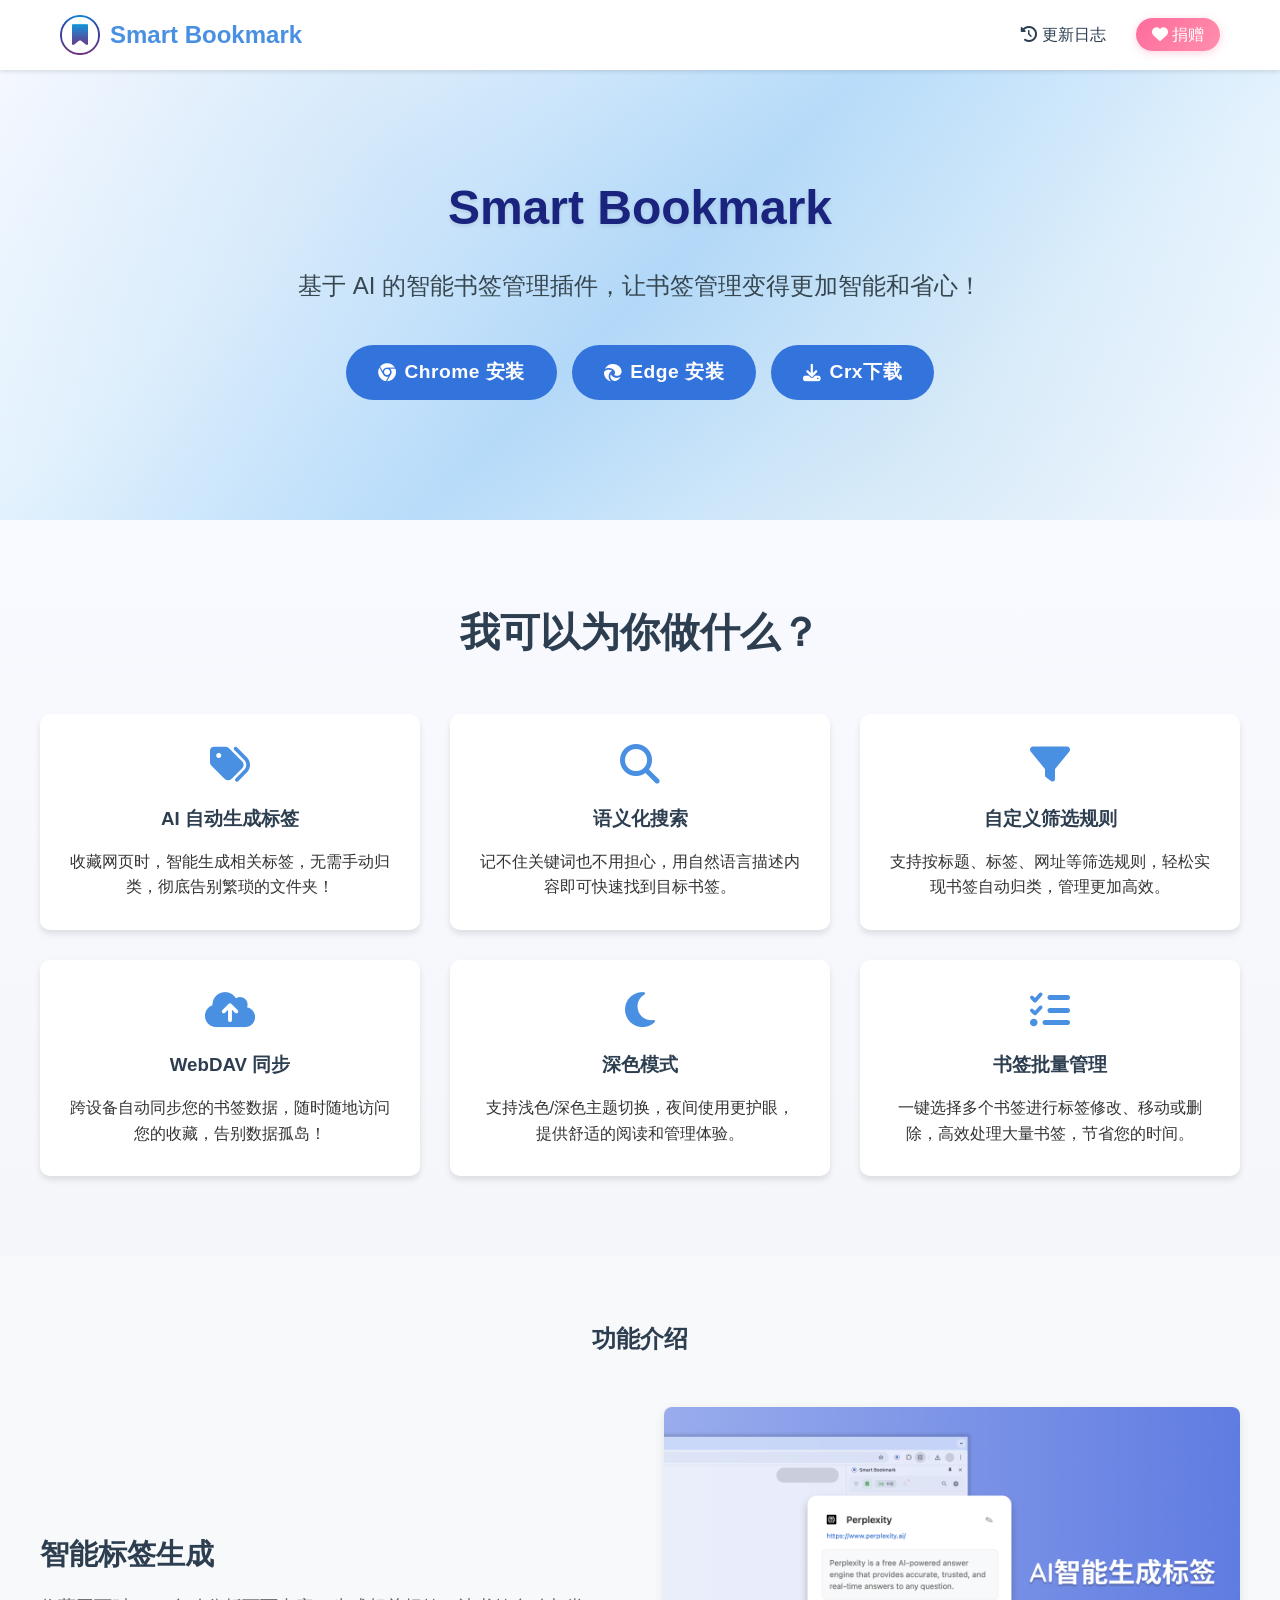
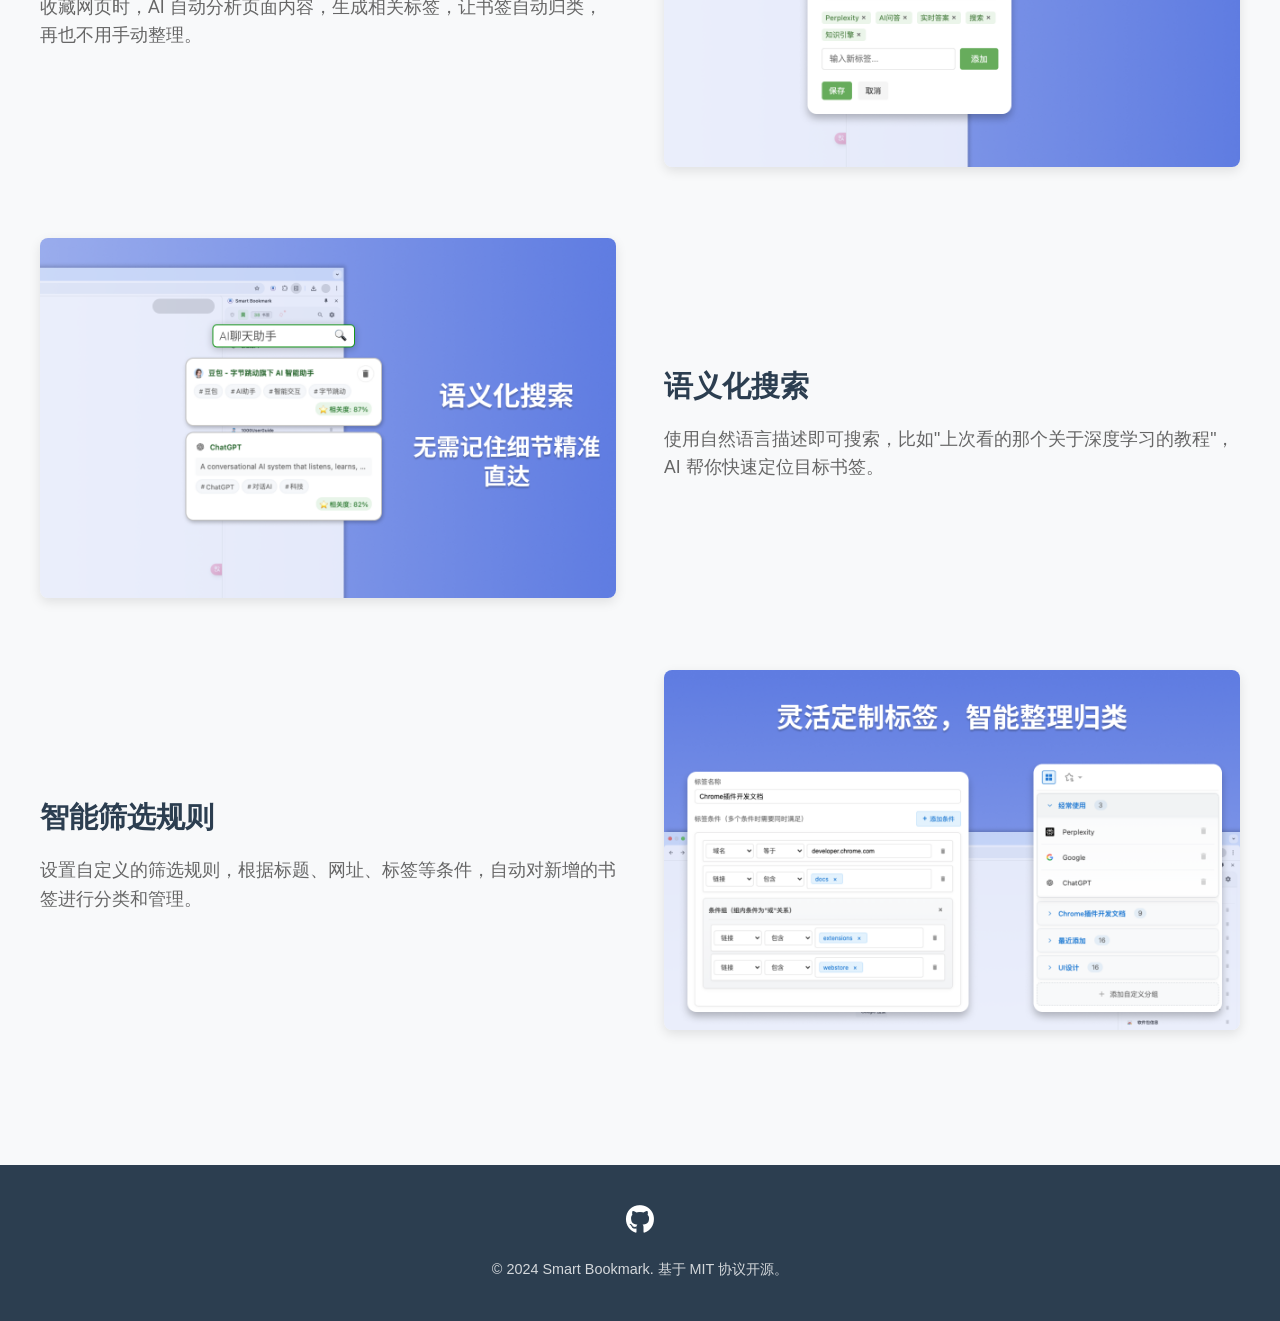
<file: index.html>
<!DOCTYPE html>
<html lang="zh-CN">
<head>
    <meta charset="UTF-8">
    <meta name="viewport" content="width=device-width, initial-scale=1.0">
    <link rel="icon" href="./static/favicon/favicon.ico" type="image/x-icon">
    <title>Smart Bookmark</title>
    <link rel="stylesheet" href="https://cdn.bootcdn.net/ajax/libs/font-awesome/6.6.0/css/all.min.css">
    <link rel="stylesheet" href="./static/css/home.css?v=1.0.0">
</head>
<body>
    <header class="header">
        <nav class="nav-container">
            <div class="logo">
                <img src="./static/images/logo.png" alt="Smart Bookmark Logo">
                <span>Smart Bookmark</span>
            </div>
            <ul class="nav-links">
                <li><a href="./changelog.html">
                    <i class="fas fa-history"></i> 更新日志
                </a></li>
                <li><a href="./donate.html" class="nav-donate">
                    <i class="fas fa-heart"></i> 捐赠
                </a></li>
            </ul>
        </nav>
    </header>

    <main>
        <section class="hero">
            <div class="hero-content">
                <h1>Smart Bookmark</h1>
                <p class="subtitle">基于 AI 的智能书签管理插件，让书签管理变得更加智能和省心！</p>
                <div class="download-buttons">
                    <a href="https://chromewebstore.google.com/detail/smart-bookmark/nlboajobccgidfcdoedphgfaklelifoa" class="cta-button chrome-button" target="_blank">
                        <i class="fab fa-chrome"></i> Chrome 安装
                    </a>
                    <a href="https://microsoftedge.microsoft.com/addons/detail/smart-bookmark/dohicooegjedllghbfapbmbhjopnkbad" class="cta-button edge-button" target="_blank">
                        <i class="fab fa-edge"></i> Edge 安装
                    </a>
                    <a href="https://www.crxsoso.com/webstore/detail/nlboajobccgidfcdoedphgfaklelifoa" class="cta-button third-party-button" target="_blank">
                        <i class="fas fa-download"></i> Crx下载
                    </a>
                </div>
            </div>
        </section>

        <section id="features" class="features">
            <h2>我可以为你做什么？</h2>
            <div class="features-grid">
                <div class="feature-card">
                    <i class="fas fa-tags"></i>
                    <h3>AI 自动生成标签</h3>
                    <p>收藏网页时，智能生成相关标签，无需手动归类，彻底告别繁琐的文件夹！</p>
                </div>
                <div class="feature-card">
                    <i class="fas fa-search"></i>
                    <h3>语义化搜索</h3>
                    <p>记不住关键词也不用担心，用自然语言描述内容即可快速找到目标书签。</p>
                </div>
                <div class="feature-card">
                    <i class="fas fa-filter"></i>
                    <h3>自定义筛选规则</h3>
                    <p>支持按标题、标签、网址等筛选规则，轻松实现书签自动归类，管理更加高效。</p>
                </div>
                <div class="feature-card">
                    <i class="fas fa-cloud-upload-alt"></i>
                    <h3>WebDAV 同步</h3>
                    <p>跨设备自动同步您的书签数据，随时随地访问您的收藏，告别数据孤岛！</p>
                </div>
                <div class="feature-card">
                    <i class="fas fa-moon"></i>
                    <h3>深色模式</h3>
                    <p>支持浅色/深色主题切换，夜间使用更护眼，提供舒适的阅读和管理体验。</p>
                </div>
                <div class="feature-card">
                    <i class="fas fa-tasks"></i>
                    <h3>书签批量管理</h3>
                    <p>一键选择多个书签进行标签修改、移动或删除，高效处理大量书签，节省您的时间。</p>
                </div>
            </div>
        </section>

        <section id="guide" class="guide">
            <h2>功能介绍</h2>
            <div class="guide-content">
                <div class="feature-intro">
                    <div class="feature-item">
                        <div class="feature-text">
                            <h3>智能标签生成</h3>
                            <p>收藏网页时，AI 自动分析页面内容，生成相关标签，让书签自动归类，再也不用手动整理。</p>
                        </div>
                        <div class="feature-image">
                            <img src="./static/images/guide-taging.png" alt="AI标签生成演示">
                        </div>
                    </div>
                    
                    <div class="feature-item reverse">
                        <div class="feature-text">
                            <h3>语义化搜索</h3>
                            <p>使用自然语言描述即可搜索，比如"上次看的那个关于深度学习的教程"，AI 帮你快速定位目标书签。</p>
                        </div>
                        <div class="feature-image">
                            <img src="./static/images/guide-search.png" alt="语义化搜索演示">
                        </div>
                    </div>

                    <div class="feature-item">
                        <div class="feature-text">
                            <h3>智能筛选规则</h3>
                            <p>设置自定义的筛选规则，根据标题、网址、标签等条件，自动对新增的书签进行分类和管理。</p>
                        </div>
                        <div class="feature-image">
                            <img src="./static/images/guide-filter.png" alt="筛选规则演示">
                        </div>
                    </div>
                </div>
            </div>
        </section>
    </main>

    <footer class="footer">
        <div class="footer-content">
            <div class="footer-links">
                <a href="https://github.com/howoii/SmartBookmark" target="_blank">
                    <i class="fab fa-github"></i>
                </a>
            </div>
            <p class="copyright">© 2024 Smart Bookmark. 基于 MIT 协议开源。</p>
        </div>
    </footer>
</body>
</html>
</file>
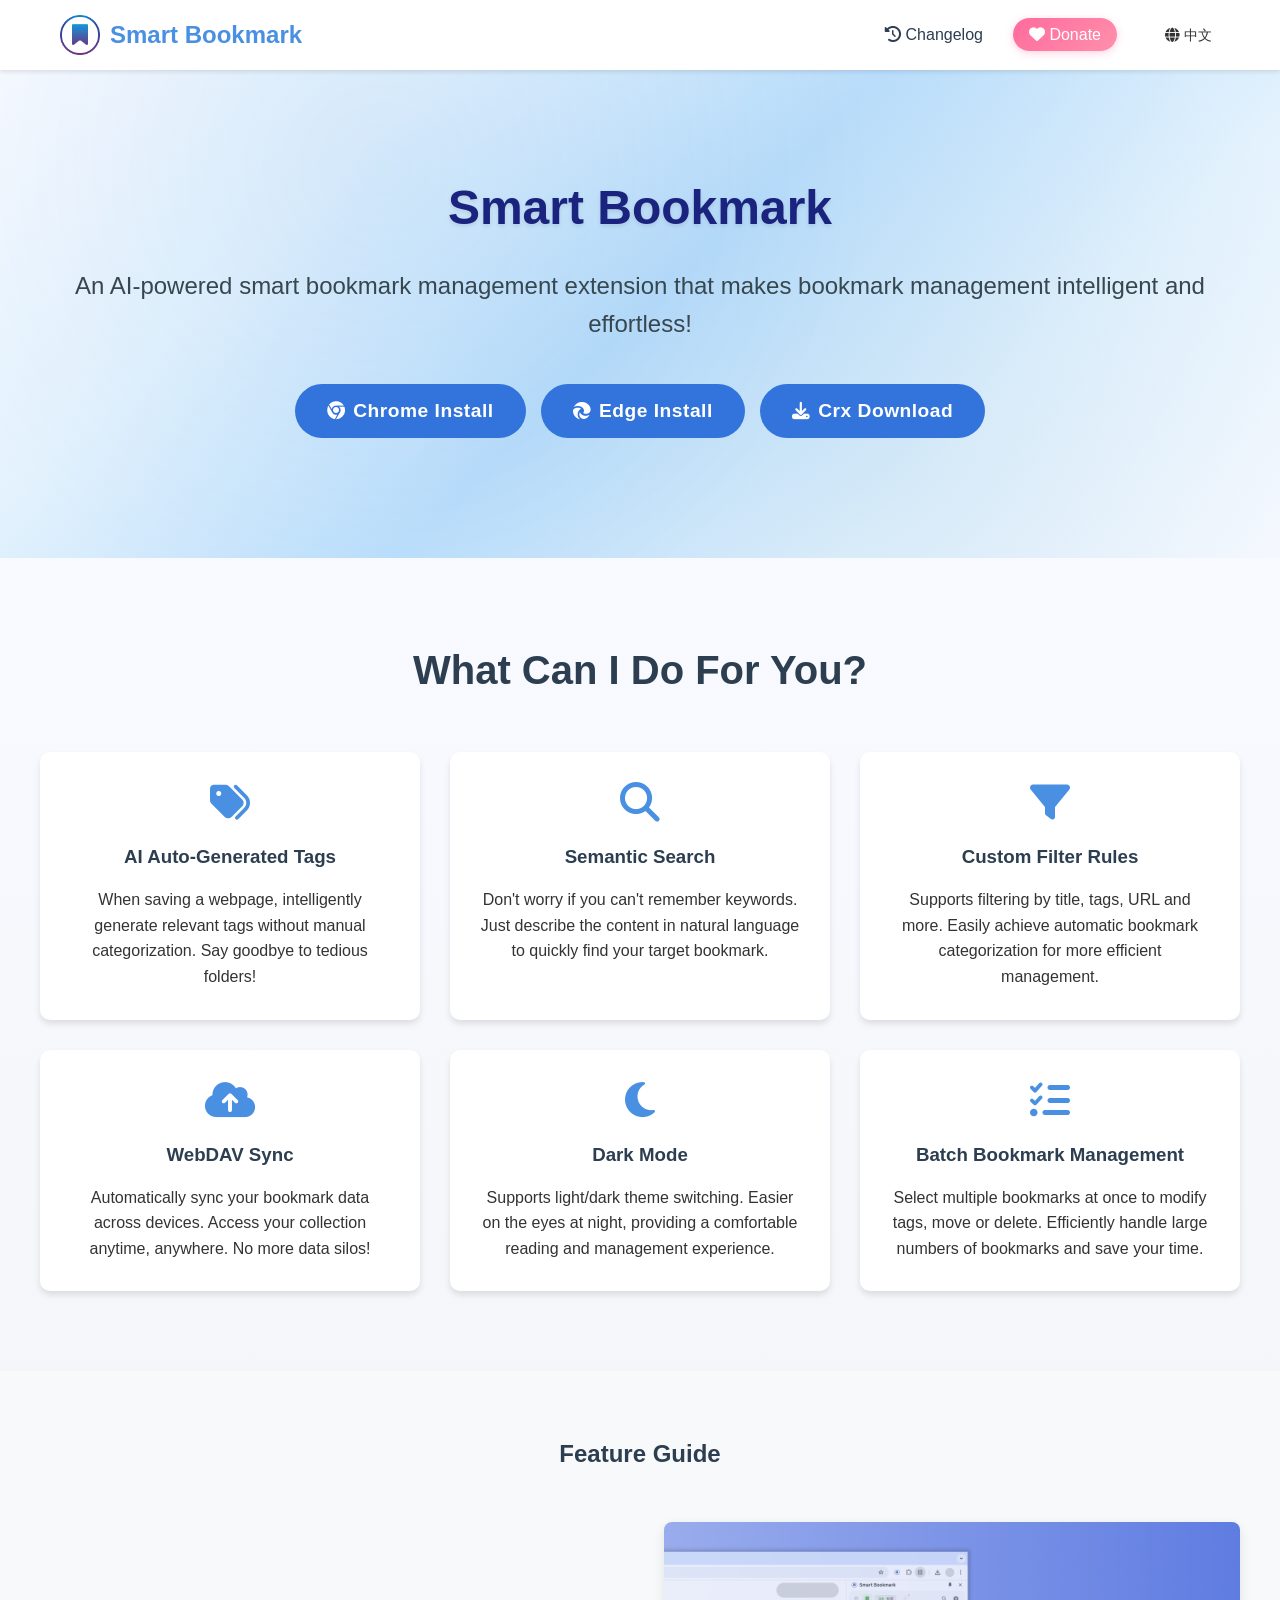
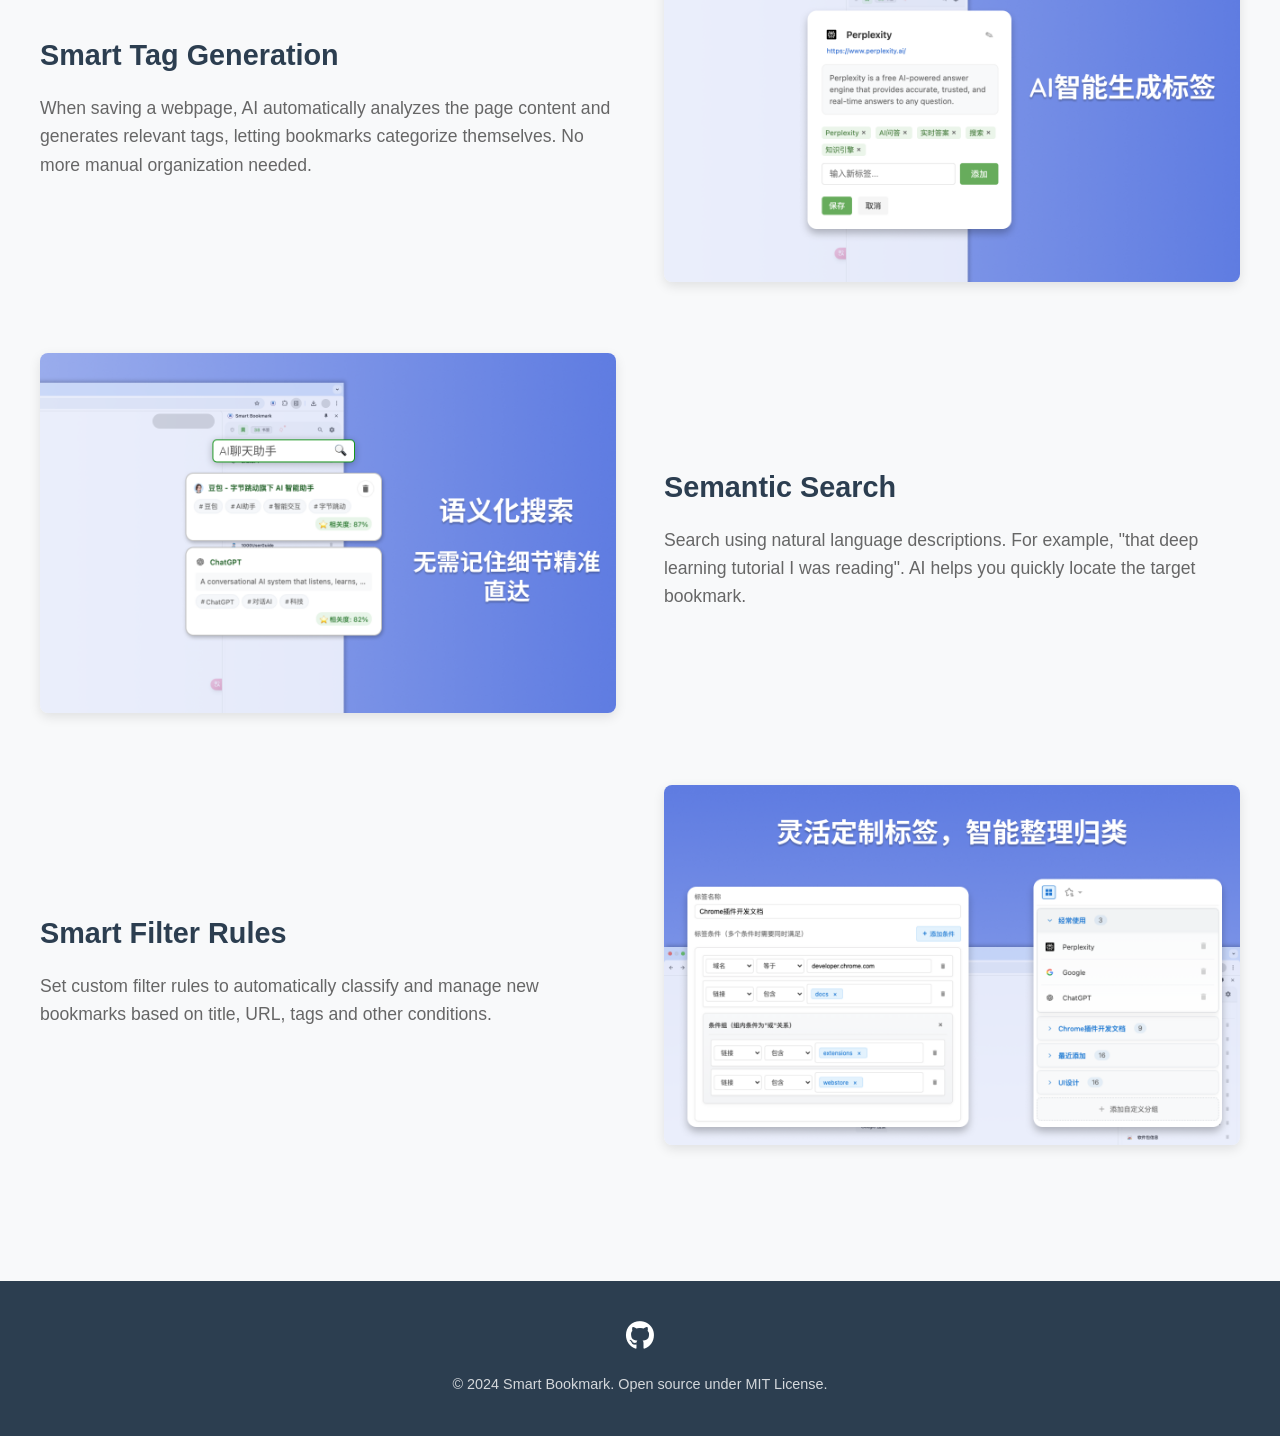
<file: en/index.html>
<!DOCTYPE html>
<html lang="en">
<head>
    <meta charset="UTF-8">
    <meta name="viewport" content="width=device-width, initial-scale=1.0">
    <link rel="icon" href="../static/favicon/favicon.ico" type="image/x-icon">
    <title>Smart Bookmark</title>
    <link rel="stylesheet" href="https://cdn.bootcdn.net/ajax/libs/font-awesome/6.6.0/css/all.min.css">
    <link rel="stylesheet" href="../static/css/home.css?v=1.0.0">
</head>
<body>
    <header class="header">
        <nav class="nav-container">
            <div class="logo">
                <img src="../static/images/logo.png" alt="Smart Bookmark Logo">
                <span>Smart Bookmark</span>
            </div>
            <ul class="nav-links">
                <li><a href="./changelog.html">
                    <i class="fas fa-history"></i> Changelog
                </a></li>
                <li><a href="./donate.html" class="nav-donate">
                    <i class="fas fa-heart"></i> Donate
                </a></li>
                <li class="lang-switch">
                    <a href="../index.html" title="中文">
                        <i class="fas fa-globe"></i> 中文
                    </a>
                </li>
            </ul>
        </nav>
    </header>

    <main>
        <section class="hero">
            <div class="hero-content">
                <h1>Smart Bookmark</h1>
                <p class="subtitle">An AI-powered smart bookmark management extension that makes bookmark management intelligent and effortless!</p>
                <div class="download-buttons">
                    <a href="https://chromewebstore.google.com/detail/smart-bookmark/nlboajobccgidfcdoedphgfaklelifoa" class="cta-button chrome-button" target="_blank">
                        <i class="fab fa-chrome"></i> Chrome Install
                    </a>
                    <a href="https://microsoftedge.microsoft.com/addons/detail/smart-bookmark/dohicooegjedllghbfapbmbhjopnkbad" class="cta-button edge-button" target="_blank">
                        <i class="fab fa-edge"></i> Edge Install
                    </a>
                    <a href="https://www.crxsoso.com/webstore/detail/nlboajobccgidfcdoedphgfaklelifoa" class="cta-button third-party-button" target="_blank">
                        <i class="fas fa-download"></i> Crx Download
                    </a>
                </div>
            </div>
        </section>

        <section id="features" class="features">
            <h2>What Can I Do For You?</h2>
            <div class="features-grid">
                <div class="feature-card">
                    <i class="fas fa-tags"></i>
                    <h3>AI Auto-Generated Tags</h3>
                    <p>When saving a webpage, intelligently generate relevant tags without manual categorization. Say goodbye to tedious folders!</p>
                </div>
                <div class="feature-card">
                    <i class="fas fa-search"></i>
                    <h3>Semantic Search</h3>
                    <p>Don't worry if you can't remember keywords. Just describe the content in natural language to quickly find your target bookmark.</p>
                </div>
                <div class="feature-card">
                    <i class="fas fa-filter"></i>
                    <h3>Custom Filter Rules</h3>
                    <p>Supports filtering by title, tags, URL and more. Easily achieve automatic bookmark categorization for more efficient management.</p>
                </div>
                <div class="feature-card">
                    <i class="fas fa-cloud-upload-alt"></i>
                    <h3>WebDAV Sync</h3>
                    <p>Automatically sync your bookmark data across devices. Access your collection anytime, anywhere. No more data silos!</p>
                </div>
                <div class="feature-card">
                    <i class="fas fa-moon"></i>
                    <h3>Dark Mode</h3>
                    <p>Supports light/dark theme switching. Easier on the eyes at night, providing a comfortable reading and management experience.</p>
                </div>
                <div class="feature-card">
                    <i class="fas fa-tasks"></i>
                    <h3>Batch Bookmark Management</h3>
                    <p>Select multiple bookmarks at once to modify tags, move or delete. Efficiently handle large numbers of bookmarks and save your time.</p>
                </div>
            </div>
        </section>

        <section id="guide" class="guide">
            <h2>Feature Guide</h2>
            <div class="guide-content">
                <div class="feature-intro">
                    <div class="feature-item">
                        <div class="feature-text">
                            <h3>Smart Tag Generation</h3>
                            <p>When saving a webpage, AI automatically analyzes the page content and generates relevant tags, letting bookmarks categorize themselves. No more manual organization needed.</p>
                        </div>
                        <div class="feature-image">
                            <img src="../static/images/guide-taging.png" alt="AI Tag Generation Demo">
                        </div>
                    </div>
                    
                    <div class="feature-item reverse">
                        <div class="feature-text">
                            <h3>Semantic Search</h3>
                            <p>Search using natural language descriptions. For example, "that deep learning tutorial I was reading". AI helps you quickly locate the target bookmark.</p>
                        </div>
                        <div class="feature-image">
                            <img src="../static/images/guide-search.png" alt="Semantic Search Demo">
                        </div>
                    </div>

                    <div class="feature-item">
                        <div class="feature-text">
                            <h3>Smart Filter Rules</h3>
                            <p>Set custom filter rules to automatically classify and manage new bookmarks based on title, URL, tags and other conditions.</p>
                        </div>
                        <div class="feature-image">
                            <img src="../static/images/guide-filter.png" alt="Filter Rules Demo">
                        </div>
                    </div>
                </div>
            </div>
        </section>
    </main>

    <footer class="footer">
        <div class="footer-content">
            <div class="footer-links">
                <a href="https://github.com/howoii/SmartBookmark" target="_blank">
                    <i class="fab fa-github"></i>
                </a>
            </div>
            <p class="copyright">© 2024 Smart Bookmark. Open source under MIT License.</p>
        </div>
    </footer>
</body>
</html>
</file>
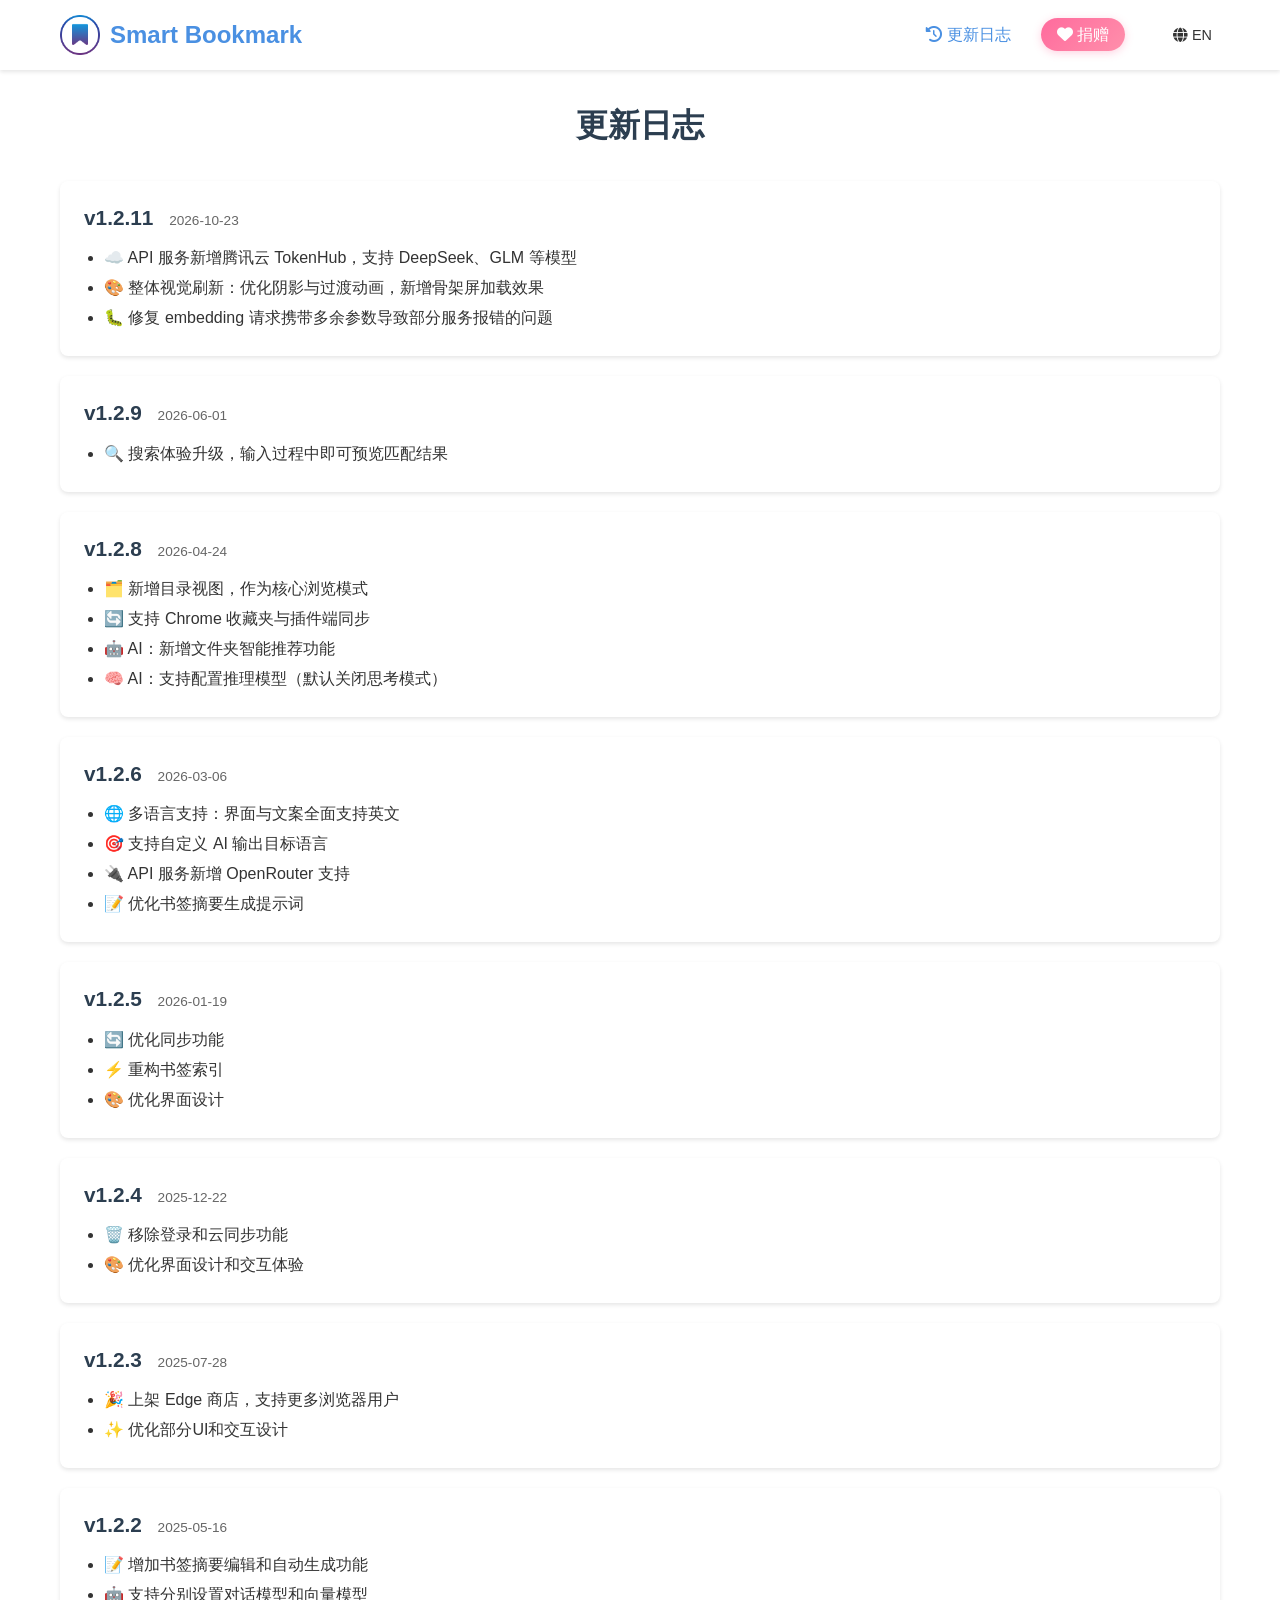
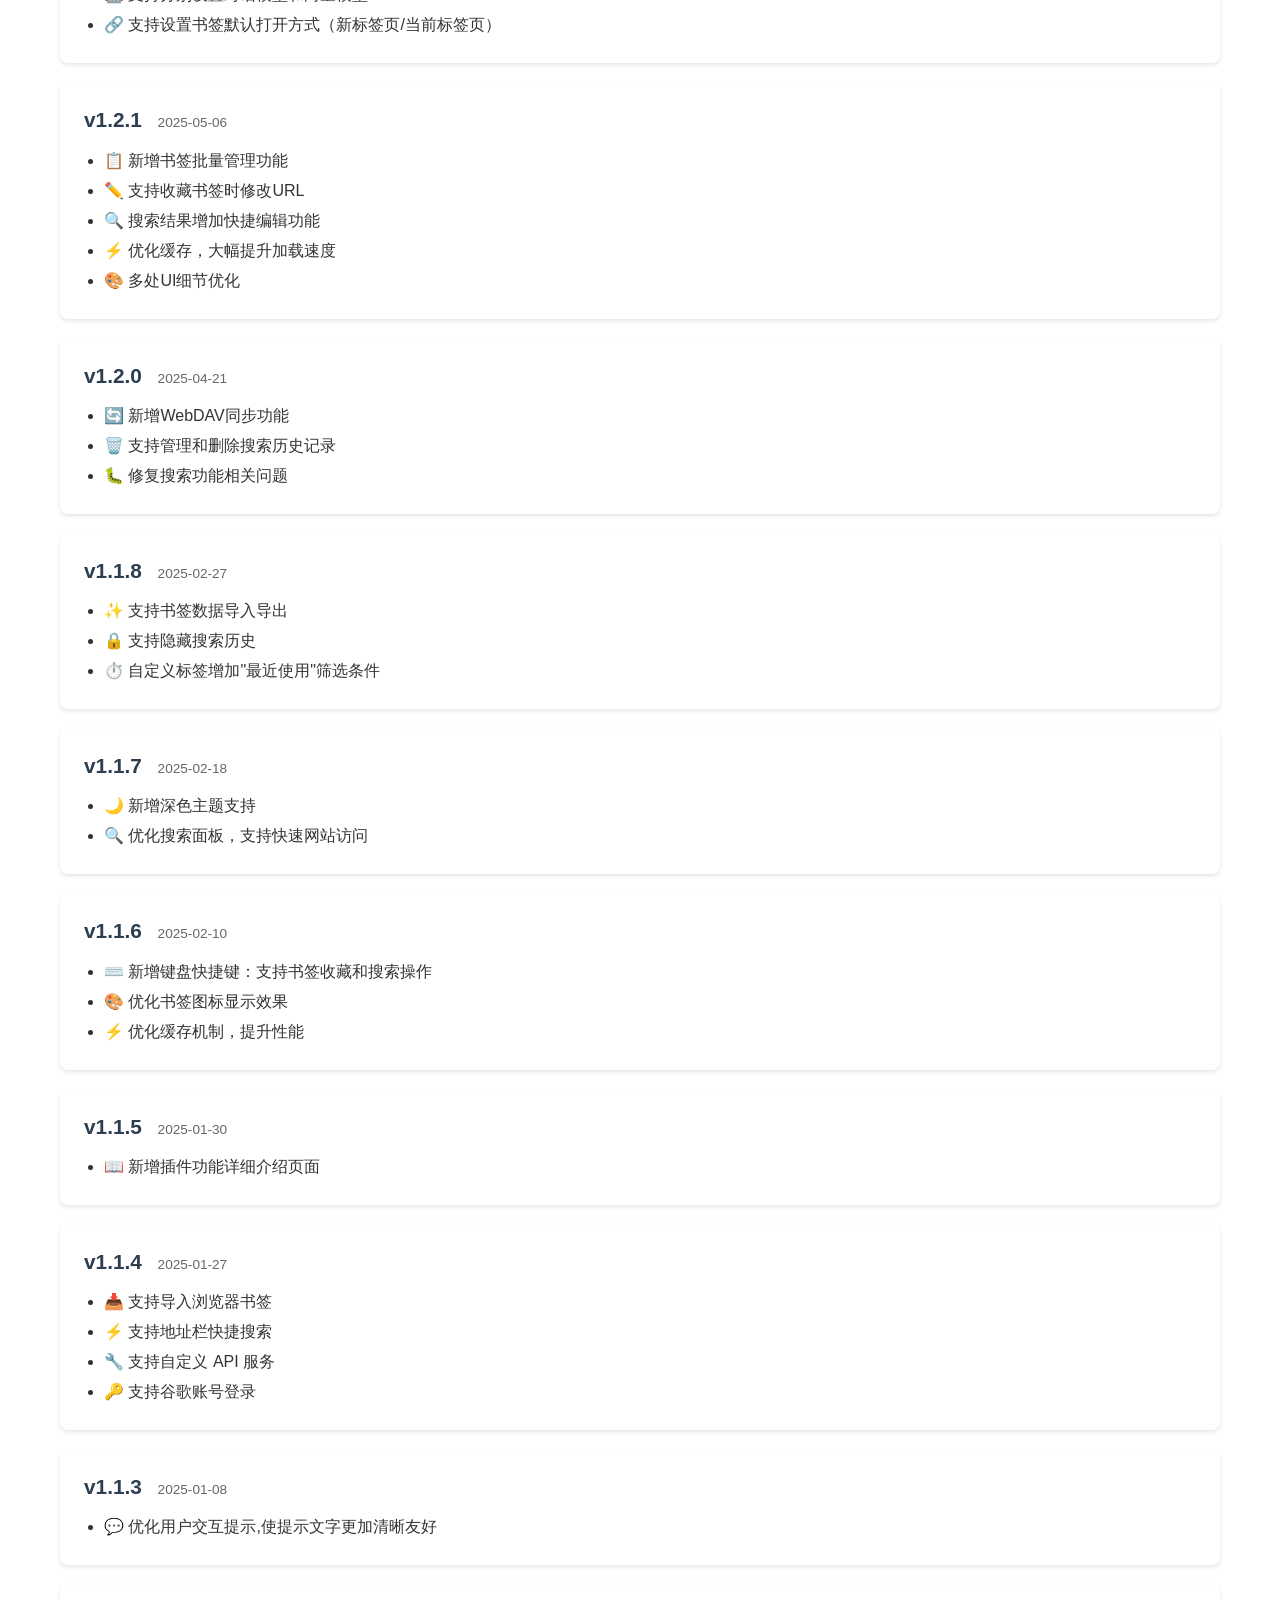
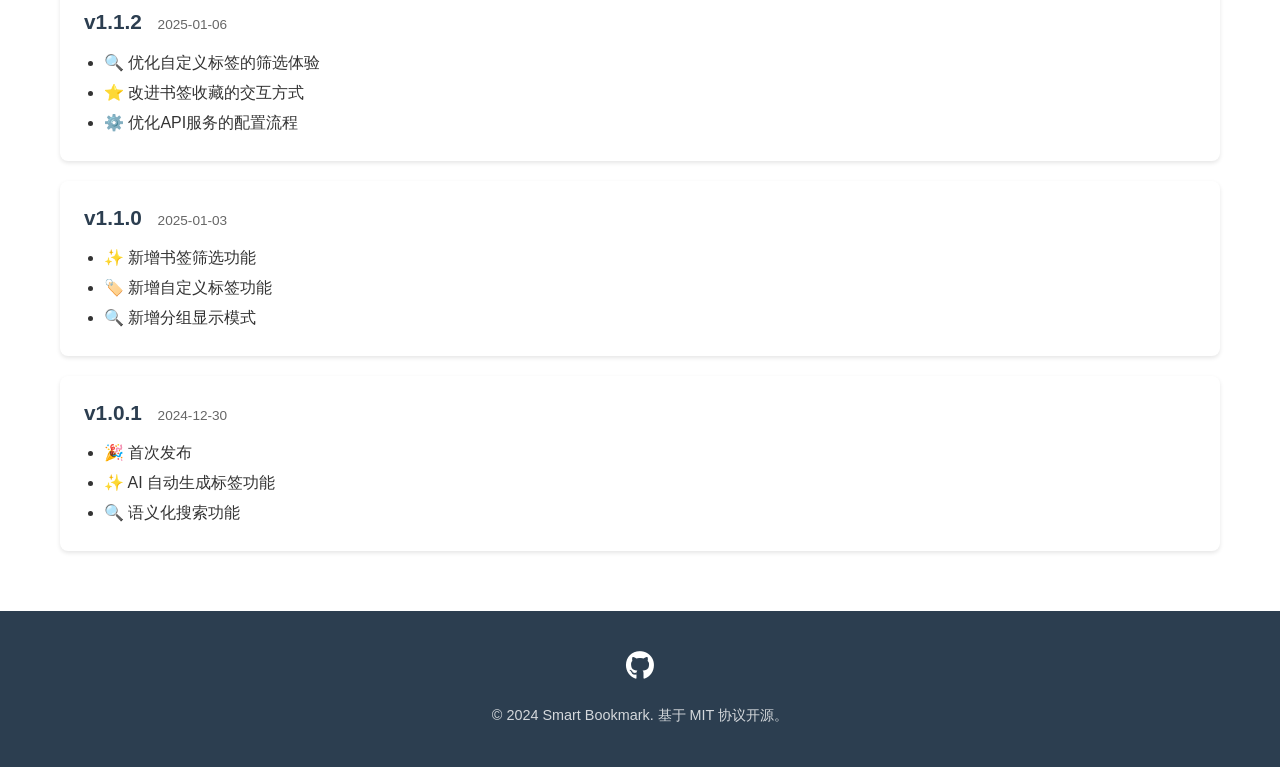
<file: changelog.html>
<!DOCTYPE html>
<html lang="zh-CN">
<head>
    <meta charset="UTF-8">
    <meta name="viewport" content="width=device-width, initial-scale=1.0">
    <link rel="icon" href="./static/favicon/favicon.ico" type="image/x-icon">
    <title>更新日志 - Smart Bookmark</title>
    <link rel="stylesheet" href="https://cdn.bootcdn.net/ajax/libs/font-awesome/6.6.0/css/all.min.css">
    <link rel="stylesheet" href="./static/css/home.css?v=1.0.0">
</head>
<body>
    <header class="header">
        <nav class="nav-container">
            <div class="logo">
                <a href="./">
                    <img src="./static/images/logo.png" alt="Smart Bookmark Logo">
                    <span>Smart Bookmark</span>
                </a>
            </div>
            <ul class="nav-links">
                <li><a href="./changelog.html" class="active">
                    <i class="fas fa-history"></i> 更新日志
                </a></li>
                <li><a href="./donate.html" class="nav-donate">
                    <i class="fas fa-heart"></i> 捐赠
                </a></li>
                <li class="lang-switch">
                    <a href="./en/changelog.html" title="English">
                        <i class="fas fa-globe"></i> EN
                    </a>
                </li>
            </ul>
        </nav>
    </header>

    <main class="changelog">
        <h1>更新日志</h1>
        
        <div class="version-list">
            <div class="version-item">
                <h2>v1.2.11 <span class="date">2026-10-23</span></h2>
                <ul>
                    <li>☁️ API 服务新增腾讯云 TokenHub，支持 DeepSeek、GLM 等模型</li>
                    <li>🎨 整体视觉刷新：优化阴影与过渡动画，新增骨架屏加载效果</li>
                    <li>🐛 修复 embedding 请求携带多余参数导致部分服务报错的问题</li>
                </ul>
            </div>
            <div class="version-item">
                <h2>v1.2.9 <span class="date">2026-06-01</span></h2>
                <ul>
                    <li>🔍 搜索体验升级，输入过程中即可预览匹配结果</li>
                </ul>
            </div>
            <div class="version-item">
                <h2>v1.2.8 <span class="date">2026-04-24</span></h2>
                <ul>
                    <li>🗂️ 新增目录视图，作为核心浏览模式</li>
                    <li>🔄 支持 Chrome 收藏夹与插件端同步</li>
                    <li>🤖 AI：新增文件夹智能推荐功能</li>
                    <li>🧠 AI：支持配置推理模型（默认关闭思考模式）</li>
                </ul>
            </div>
            <div class="version-item">
                <h2>v1.2.6 <span class="date">2026-03-06</span></h2>
                <ul>
                    <li>🌐 多语言支持：界面与文案全面支持英文</li>
                    <li>🎯 支持自定义 AI 输出目标语言</li>
                    <li>🔌 API 服务新增 OpenRouter 支持</li>
                    <li>📝 优化书签摘要生成提示词</li>
                </ul>
            </div>
            <div class="version-item">
                <h2>v1.2.5 <span class="date">2026-01-19</span></h2>
                <ul>
                    <li>🔄 优化同步功能</li>
                    <li>⚡ 重构书签索引</li>
                    <li>🎨 优化界面设计</li>
                </ul>
            </div>
            <div class="version-item">
                <h2>v1.2.4 <span class="date">2025-12-22</span></h2>
                <ul>
                    <li>🗑️ 移除登录和云同步功能</li>
                    <li>🎨 优化界面设计和交互体验</li>
                </ul>
            </div>
            <div class="version-item">
                <h2>v1.2.3 <span class="date">2025-07-28</span></h2>
                <ul>
                    <li>🎉 上架 Edge 商店，支持更多浏览器用户</li>
                    <li>✨ 优化部分UI和交互设计</li>
                </ul>
            </div>
            <div class="version-item">
                <h2>v1.2.2 <span class="date">2025-05-16</span></h2>
                <ul>
                    <li>📝 增加书签摘要编辑和自动生成功能</li>
                    <li>🤖 支持分别设置对话模型和向量模型</li>
                    <li>🔗 支持设置书签默认打开方式（新标签页/当前标签页）</li>
                </ul>
            </div>
            <div class="version-item">
                <h2>v1.2.1 <span class="date">2025-05-06</span></h2>
                <ul>
                    <li>📋 新增书签批量管理功能</li>
                    <li>✏️ 支持收藏书签时修改URL</li>
                    <li>🔍 搜索结果增加快捷编辑功能</li>
                    <li>⚡ 优化缓存，大幅提升加载速度</li>
                    <li>🎨 多处UI细节优化</li>
                </ul>
            </div>
            <div class="version-item">
                <h2>v1.2.0 <span class="date">2025-04-21</span></h2>
                <ul>
                    <li>🔄 新增WebDAV同步功能</li>
                    <li>🗑️ 支持管理和删除搜索历史记录</li>
                    <li>🐛 修复搜索功能相关问题</li>
                </ul>
            </div>
            <div class="version-item">
                <h2>v1.1.8 <span class="date">2025-02-27</span></h2>
                <ul>
                    <li>✨ 支持书签数据导入导出</li>
                    <li>🔒 支持隐藏搜索历史</li>
                    <li>⏱️ 自定义标签增加"最近使用"筛选条件</li>
                </ul>
            </div>
            <div class="version-item">
                <h2>v1.1.7 <span class="date">2025-02-18</span></h2>
                <ul>
                    <li>🌙 新增深色主题支持</li>
                    <li>🔍 优化搜索面板，支持快速网站访问</li>
                </ul>
            </div>
            <div class="version-item">
                <h2>v1.1.6 <span class="date">2025-02-10</span></h2>
                <ul>
                    <li>⌨️ 新增键盘快捷键：支持书签收藏和搜索操作</li>
                    <li>🎨 优化书签图标显示效果</li>
                    <li>⚡ 优化缓存机制，提升性能</li>
                </ul>
            </div>
            <div class="version-item">
                <h2>v1.1.5 <span class="date">2025-01-30</span></h2>
                <ul>
                    <li>📖 新增插件功能详细介绍页面</li>
                </ul>
            </div>
            <div class="version-item">
                <h2>v1.1.4 <span class="date">2025-01-27</span></h2>
                <ul>
                    <li>📥 支持导入浏览器书签</li>
                    <li>⚡ 支持地址栏快捷搜索</li>
                    <li>🔧 支持自定义 API 服务</li>
                    <li>🔑 支持谷歌账号登录</li>
                </ul>
            </div>
            <div class="version-item">
                <h2>v1.1.3 <span class="date">2025-01-08</span></h2>
                <ul>
                    <li>💬 优化用户交互提示,使提示文字更加清晰友好</li>
                </ul>
            </div>
            <div class="version-item">
                <h2>v1.1.2 <span class="date">2025-01-06</span></h2>
                <ul>
                    <li>🔍 优化自定义标签的筛选体验</li>
                    <li>⭐ 改进书签收藏的交互方式</li>
                    <li>⚙️ 优化API服务的配置流程</li>
                </ul>
            </div>
            <div class="version-item">
                <h2>v1.1.0 <span class="date">2025-01-03</span></h2>
                <ul>
                    <li>✨ 新增书签筛选功能</li>
                    <li>🏷️ 新增自定义标签功能</li>
                    <li>🔍 新增分组显示模式</li>
                </ul>
            </div>
            <div class="version-item">
                <h2>v1.0.1 <span class="date">2024-12-30</span></h2>
                <ul>
                    <li>🎉 首次发布</li>
                    <li>✨ AI 自动生成标签功能</li>
                    <li>🔍 语义化搜索功能</li>
                </ul>
            </div>
        </div>
    </main>

    <footer class="footer">
        <div class="footer-content">
            <div class="footer-links">
                <a href="https://github.com/howoii/SmartBookmark" target="_blank">
                    <i class="fab fa-github"></i>
                </a>
            </div>
            <p class="copyright">© 2024 Smart Bookmark. 基于 MIT 协议开源。</p>
        </div>
    </footer>
</body>
</html>
</file>
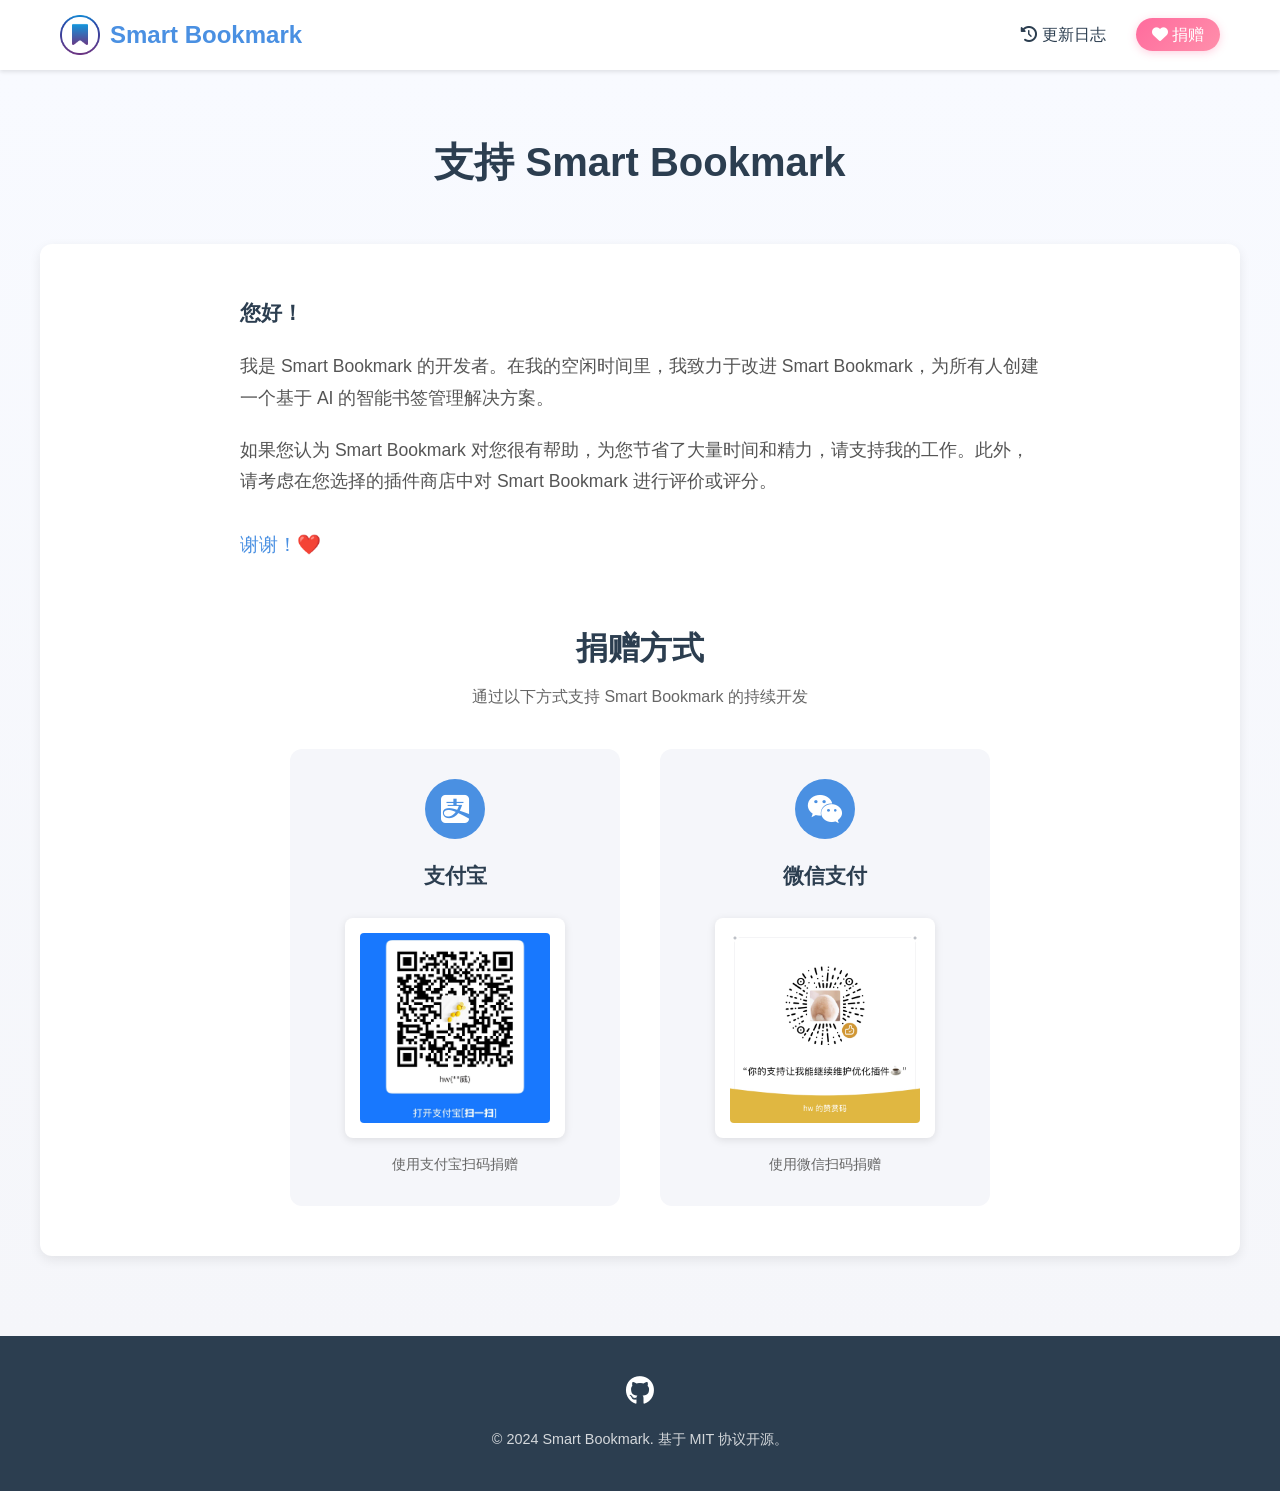
<file: donate.html>
<!DOCTYPE html>
<html lang="zh-CN">
<head>
    <meta charset="UTF-8">
    <meta name="viewport" content="width=device-width, initial-scale=1.0">
    <link rel="icon" href="./static/favicon/favicon.ico" type="image/x-icon">
    <title>支持 Smart Bookmark</title>
    <link rel="stylesheet" href="https://cdn.bootcdn.net/ajax/libs/font-awesome/6.6.0/css/all.min.css">
    <link rel="stylesheet" href="./static/css/home.css?v=1.0.0">
    <link rel="stylesheet" href="./static/css/donate.css?v=1.0.0">
</head>
<body>
    <header class="header">
        <nav class="nav-container">
            <div class="logo">
                <a href="./">
                    <img src="./static/images/logo.png" alt="Smart Bookmark Logo">
                    <span>Smart Bookmark</span>
                </a>
            </div>
            <ul class="nav-links">
                <li><a href="./changelog.html">
                    <i class="fas fa-history"></i> 更新日志
                </a></li>
                <li><a href="./donate.html" class="nav-donate active">
                    <i class="fas fa-heart"></i> 捐赠
                </a></li>
            </ul>
        </nav>
    </header>

    <main class="donate-main">
        <div class="donate-container">
            <div class="donate-header">
                <h1>支持 Smart Bookmark</h1>
            </div>

            <div class="donate-content">
                <div class="donate-intro">
                    <p class="greeting">您好！</p>
                    <p>我是 Smart Bookmark 的开发者。在我的空闲时间里，我致力于改进 Smart Bookmark，为所有人创建一个基于 AI 的智能书签管理解决方案。</p>
                    <p>如果您认为 Smart Bookmark 对您很有帮助，为您节省了大量时间和精力，请支持我的工作。此外，请考虑在您选择的插件商店中对 Smart Bookmark 进行评价或评分。</p>
                    <p class="thanks">谢谢！❤️</p>
                </div>

                <div class="donate-options">
                    <h2>捐赠方式</h2>
                    <p class="donate-subtitle">通过以下方式支持 Smart Bookmark 的持续开发</p>
                    
                    <div class="donate-methods">
                        <div class="donate-method">
                            <div class="method-icon">
                                <i class="fab fa-alipay"></i>
                            </div>
                            <h3>支付宝</h3>
                            <div class="qrcode-container">
                                <img src="./static/images/alipay.jpg" alt="支付宝二维码" class="qrcode-image">
                            </div>
                            <p class="qrcode-tip">使用支付宝扫码捐赠</p>
                        </div>

                        <div class="donate-method">
                            <div class="method-icon">
                                <i class="fab fa-weixin"></i>
                            </div>
                            <h3>微信支付</h3>
                            <div class="qrcode-container">
                                <img src="./static/images/wechat.jpg" alt="微信二维码" class="qrcode-image">
                            </div>
                            <p class="qrcode-tip">使用微信扫码捐赠</p>
                        </div>
                    </div>
                </div>
            </div>
        </div>
    </main>

    <footer class="footer">
        <div class="footer-content">
            <div class="footer-links">
                <a href="https://github.com/howoii/SmartBookmark" target="_blank">
                    <i class="fab fa-github"></i>
                </a>
            </div>
            <p class="copyright">© 2024 Smart Bookmark. 基于 MIT 协议开源。</p>
        </div>
    </footer>
</body>
</html>
</file>
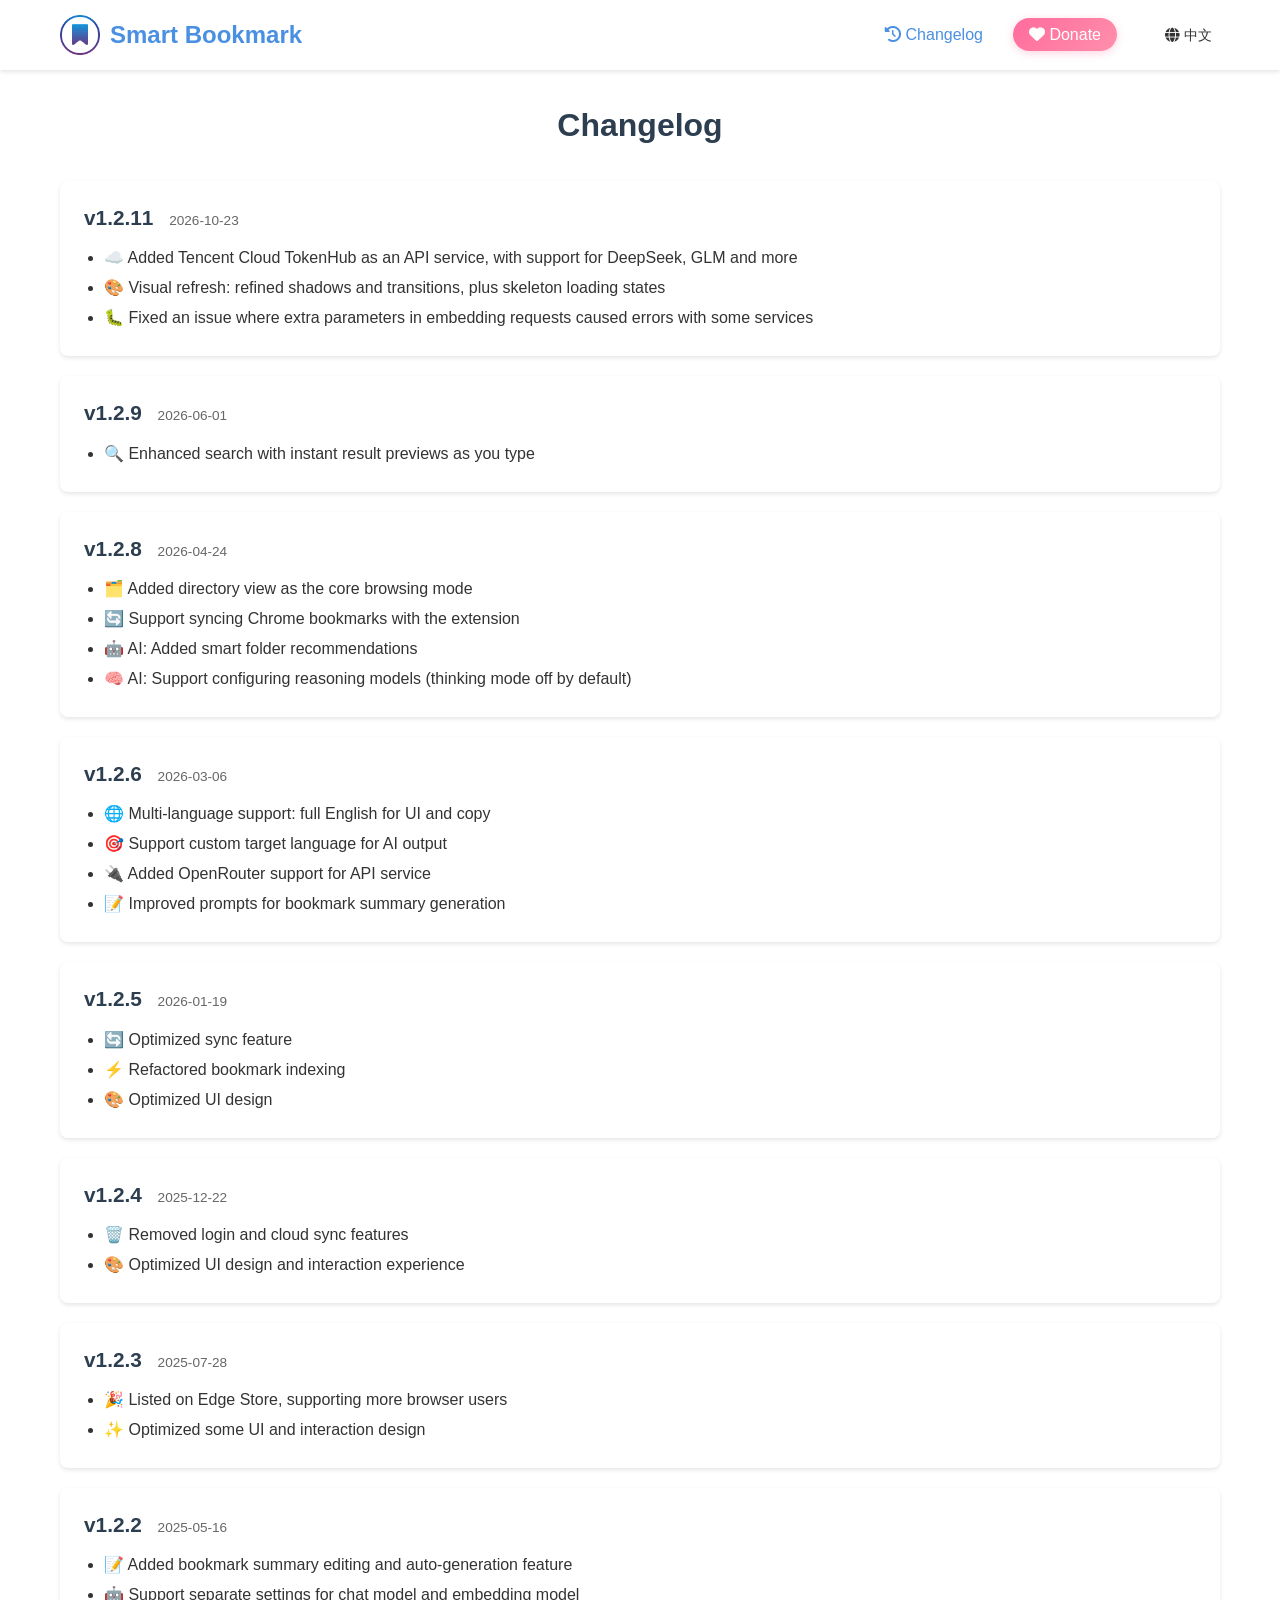
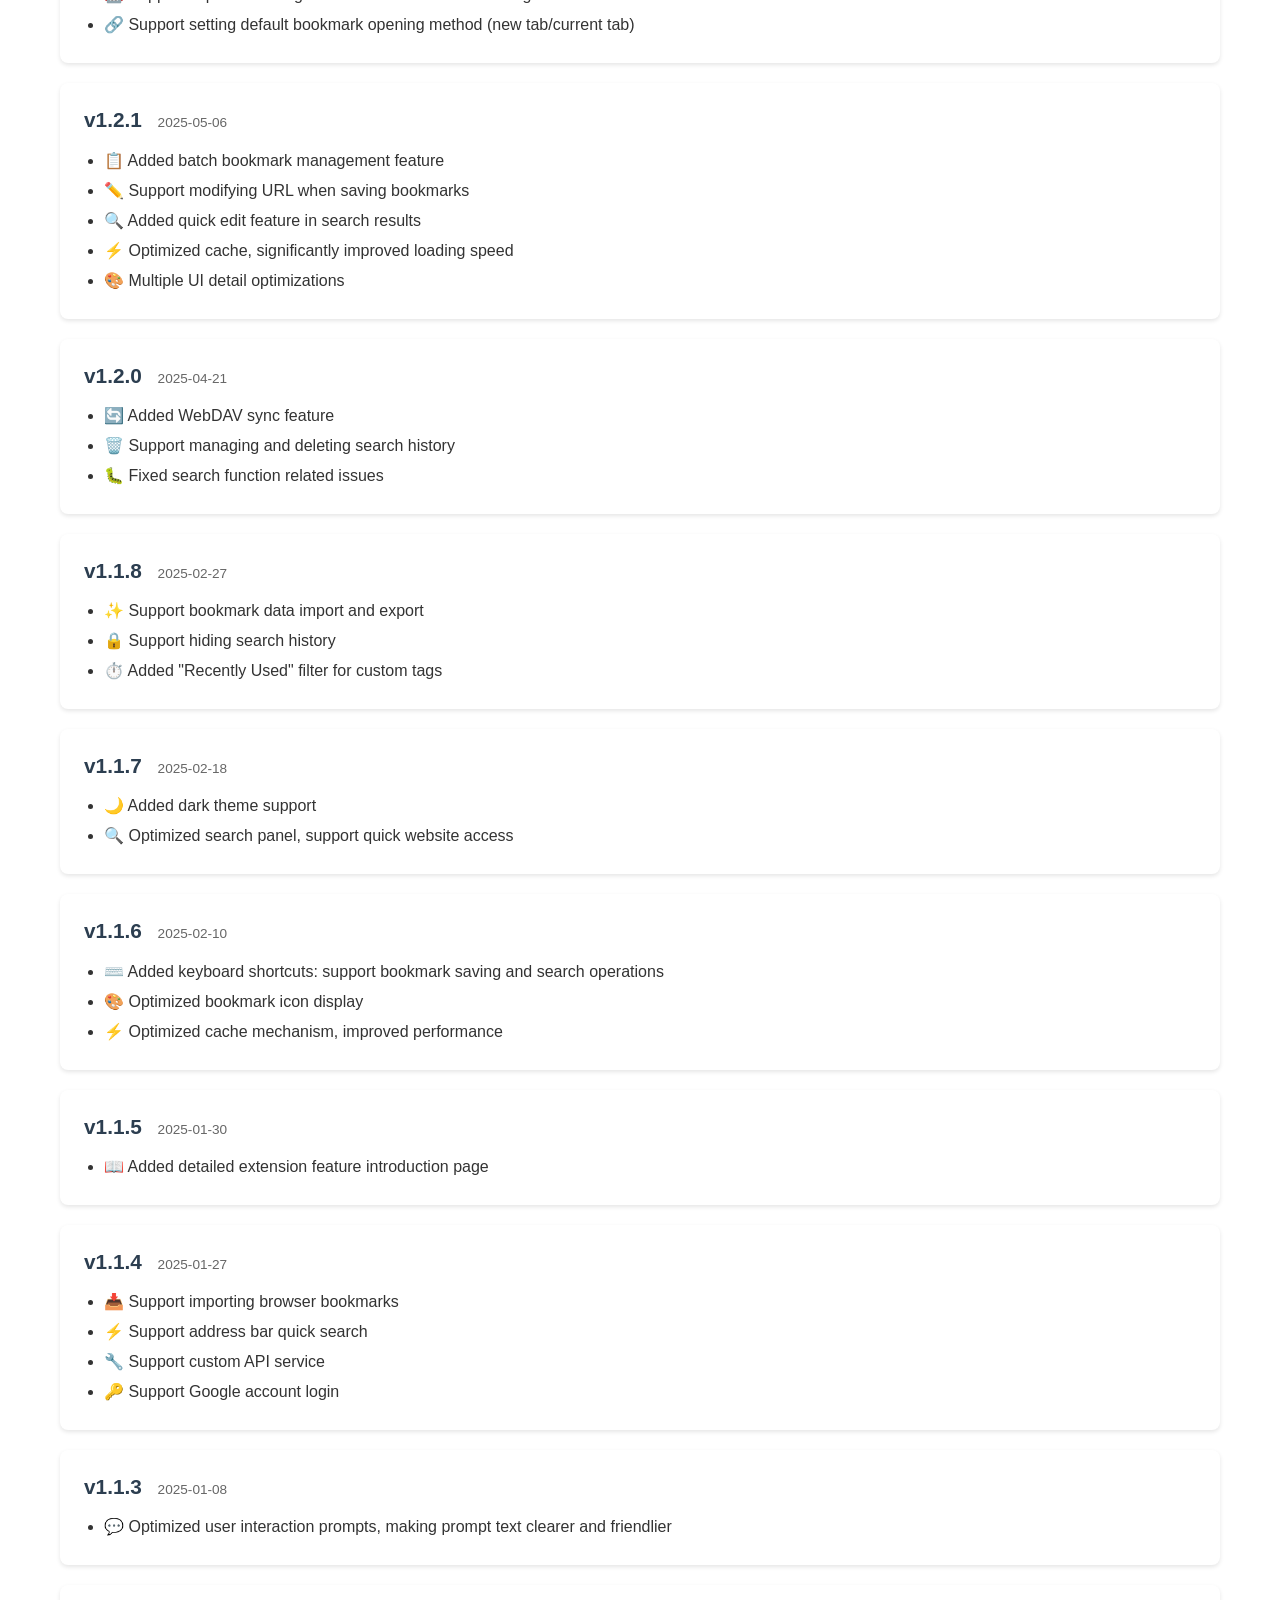
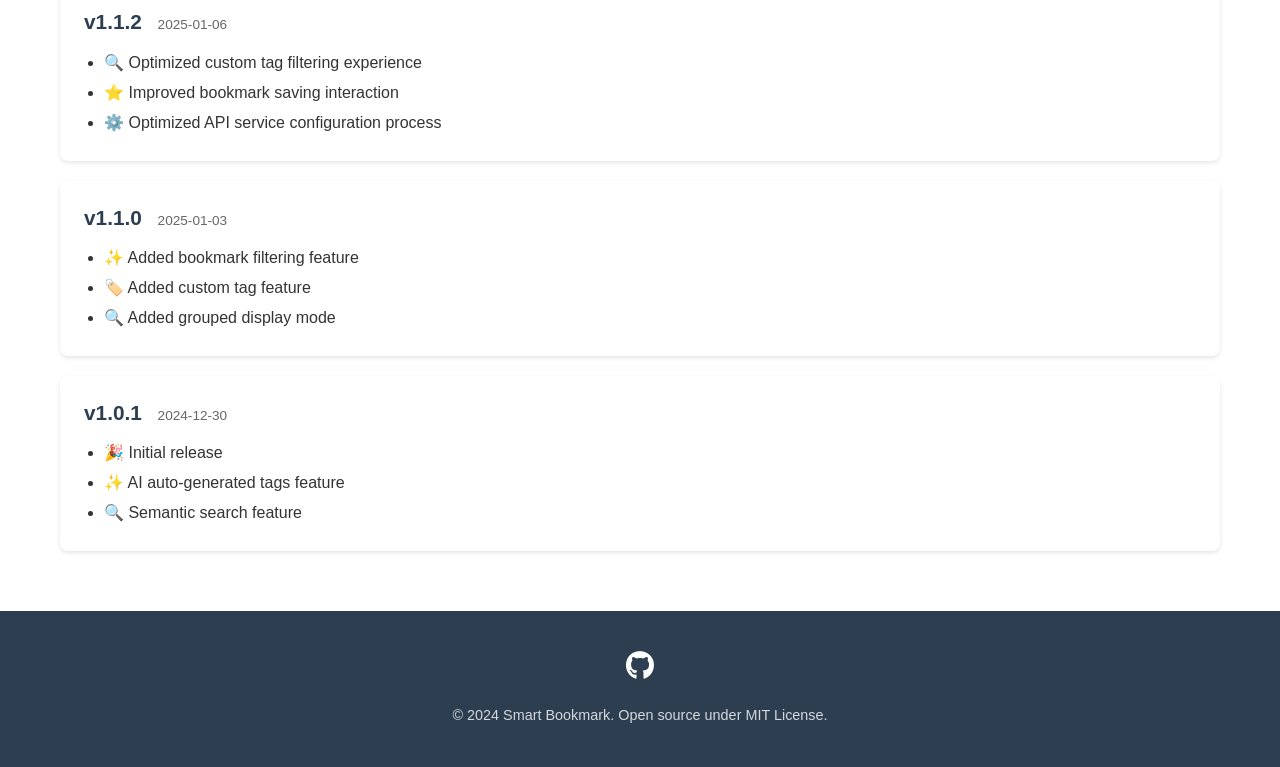
<file: en/changelog.html>
<!DOCTYPE html>
<html lang="en">
<head>
    <meta charset="UTF-8">
    <meta name="viewport" content="width=device-width, initial-scale=1.0">
    <link rel="icon" href="../static/favicon/favicon.ico" type="image/x-icon">
    <title>Changelog - Smart Bookmark</title>
    <link rel="stylesheet" href="https://cdn.bootcdn.net/ajax/libs/font-awesome/6.6.0/css/all.min.css">
    <link rel="stylesheet" href="../static/css/home.css?v=1.0.0">
</head>
<body>
    <header class="header">
        <nav class="nav-container">
            <div class="logo">
                <a href="./">
                    <img src="../static/images/logo.png" alt="Smart Bookmark Logo">
                    <span>Smart Bookmark</span>
                </a>
            </div>
            <ul class="nav-links">
                <li><a href="./changelog.html" class="active">
                    <i class="fas fa-history"></i> Changelog
                </a></li>
                <li><a href="./donate.html" class="nav-donate">
                    <i class="fas fa-heart"></i> Donate
                </a></li>
                <li class="lang-switch">
                    <a href="../changelog.html" title="中文">
                        <i class="fas fa-globe"></i> 中文
                    </a>
                </li>
            </ul>
        </nav>
    </header>

    <main class="changelog">
        <h1>Changelog</h1>
        
        <div class="version-list">
            <div class="version-item">
                <h2>v1.2.11 <span class="date">2026-10-23</span></h2>
                <ul>
                    <li>☁️ Added Tencent Cloud TokenHub as an API service, with support for DeepSeek, GLM and more</li>
                    <li>🎨 Visual refresh: refined shadows and transitions, plus skeleton loading states</li>
                    <li>🐛 Fixed an issue where extra parameters in embedding requests caused errors with some services</li>
                </ul>
            </div>
            <div class="version-item">
                <h2>v1.2.9 <span class="date">2026-06-01</span></h2>
                <ul>
                    <li>🔍 Enhanced search with instant result previews as you type</li>
                </ul>
            </div>
            <div class="version-item">
                <h2>v1.2.8 <span class="date">2026-04-24</span></h2>
                <ul>
                    <li>🗂️ Added directory view as the core browsing mode</li>
                    <li>🔄 Support syncing Chrome bookmarks with the extension</li>
                    <li>🤖 AI: Added smart folder recommendations</li>
                    <li>🧠 AI: Support configuring reasoning models (thinking mode off by default)</li>
                </ul>
            </div>
            <div class="version-item">
                <h2>v1.2.6 <span class="date">2026-03-06</span></h2>
                <ul>
                    <li>🌐 Multi-language support: full English for UI and copy</li>
                    <li>🎯 Support custom target language for AI output</li>
                    <li>🔌 Added OpenRouter support for API service</li>
                    <li>📝 Improved prompts for bookmark summary generation</li>
                </ul>
            </div>
            <div class="version-item">
                <h2>v1.2.5 <span class="date">2026-01-19</span></h2>
                <ul>
                    <li>🔄 Optimized sync feature</li>
                    <li>⚡ Refactored bookmark indexing</li>
                    <li>🎨 Optimized UI design</li>
                </ul>
            </div>
            <div class="version-item">
                <h2>v1.2.4 <span class="date">2025-12-22</span></h2>
                <ul>
                    <li>🗑️ Removed login and cloud sync features</li>
                    <li>🎨 Optimized UI design and interaction experience</li>
                </ul>
            </div>
            <div class="version-item">
                <h2>v1.2.3 <span class="date">2025-07-28</span></h2>
                <ul>
                    <li>🎉 Listed on Edge Store, supporting more browser users</li>
                    <li>✨ Optimized some UI and interaction design</li>
                </ul>
            </div>
            <div class="version-item">
                <h2>v1.2.2 <span class="date">2025-05-16</span></h2>
                <ul>
                    <li>📝 Added bookmark summary editing and auto-generation feature</li>
                    <li>🤖 Support separate settings for chat model and embedding model</li>
                    <li>🔗 Support setting default bookmark opening method (new tab/current tab)</li>
                </ul>
            </div>
            <div class="version-item">
                <h2>v1.2.1 <span class="date">2025-05-06</span></h2>
                <ul>
                    <li>📋 Added batch bookmark management feature</li>
                    <li>✏️ Support modifying URL when saving bookmarks</li>
                    <li>🔍 Added quick edit feature in search results</li>
                    <li>⚡ Optimized cache, significantly improved loading speed</li>
                    <li>🎨 Multiple UI detail optimizations</li>
                </ul>
            </div>
            <div class="version-item">
                <h2>v1.2.0 <span class="date">2025-04-21</span></h2>
                <ul>
                    <li>🔄 Added WebDAV sync feature</li>
                    <li>🗑️ Support managing and deleting search history</li>
                    <li>🐛 Fixed search function related issues</li>
                </ul>
            </div>
            <div class="version-item">
                <h2>v1.1.8 <span class="date">2025-02-27</span></h2>
                <ul>
                    <li>✨ Support bookmark data import and export</li>
                    <li>🔒 Support hiding search history</li>
                    <li>⏱️ Added "Recently Used" filter for custom tags</li>
                </ul>
            </div>
            <div class="version-item">
                <h2>v1.1.7 <span class="date">2025-02-18</span></h2>
                <ul>
                    <li>🌙 Added dark theme support</li>
                    <li>🔍 Optimized search panel, support quick website access</li>
                </ul>
            </div>
            <div class="version-item">
                <h2>v1.1.6 <span class="date">2025-02-10</span></h2>
                <ul>
                    <li>⌨️ Added keyboard shortcuts: support bookmark saving and search operations</li>
                    <li>🎨 Optimized bookmark icon display</li>
                    <li>⚡ Optimized cache mechanism, improved performance</li>
                </ul>
            </div>
            <div class="version-item">
                <h2>v1.1.5 <span class="date">2025-01-30</span></h2>
                <ul>
                    <li>📖 Added detailed extension feature introduction page</li>
                </ul>
            </div>
            <div class="version-item">
                <h2>v1.1.4 <span class="date">2025-01-27</span></h2>
                <ul>
                    <li>📥 Support importing browser bookmarks</li>
                    <li>⚡ Support address bar quick search</li>
                    <li>🔧 Support custom API service</li>
                    <li>🔑 Support Google account login</li>
                </ul>
            </div>
            <div class="version-item">
                <h2>v1.1.3 <span class="date">2025-01-08</span></h2>
                <ul>
                    <li>💬 Optimized user interaction prompts, making prompt text clearer and friendlier</li>
                </ul>
            </div>
            <div class="version-item">
                <h2>v1.1.2 <span class="date">2025-01-06</span></h2>
                <ul>
                    <li>🔍 Optimized custom tag filtering experience</li>
                    <li>⭐ Improved bookmark saving interaction</li>
                    <li>⚙️ Optimized API service configuration process</li>
                </ul>
            </div>
            <div class="version-item">
                <h2>v1.1.0 <span class="date">2025-01-03</span></h2>
                <ul>
                    <li>✨ Added bookmark filtering feature</li>
                    <li>🏷️ Added custom tag feature</li>
                    <li>🔍 Added grouped display mode</li>
                </ul>
            </div>
            <div class="version-item">
                <h2>v1.0.1 <span class="date">2024-12-30</span></h2>
                <ul>
                    <li>🎉 Initial release</li>
                    <li>✨ AI auto-generated tags feature</li>
                    <li>🔍 Semantic search feature</li>
                </ul>
            </div>
        </div>
    </main>

    <footer class="footer">
        <div class="footer-content">
            <div class="footer-links">
                <a href="https://github.com/howoii/SmartBookmark" target="_blank">
                    <i class="fab fa-github"></i>
                </a>
            </div>
            <p class="copyright">© 2024 Smart Bookmark. Open source under MIT License.</p>
        </div>
    </footer>
</body>
</html>
</file>
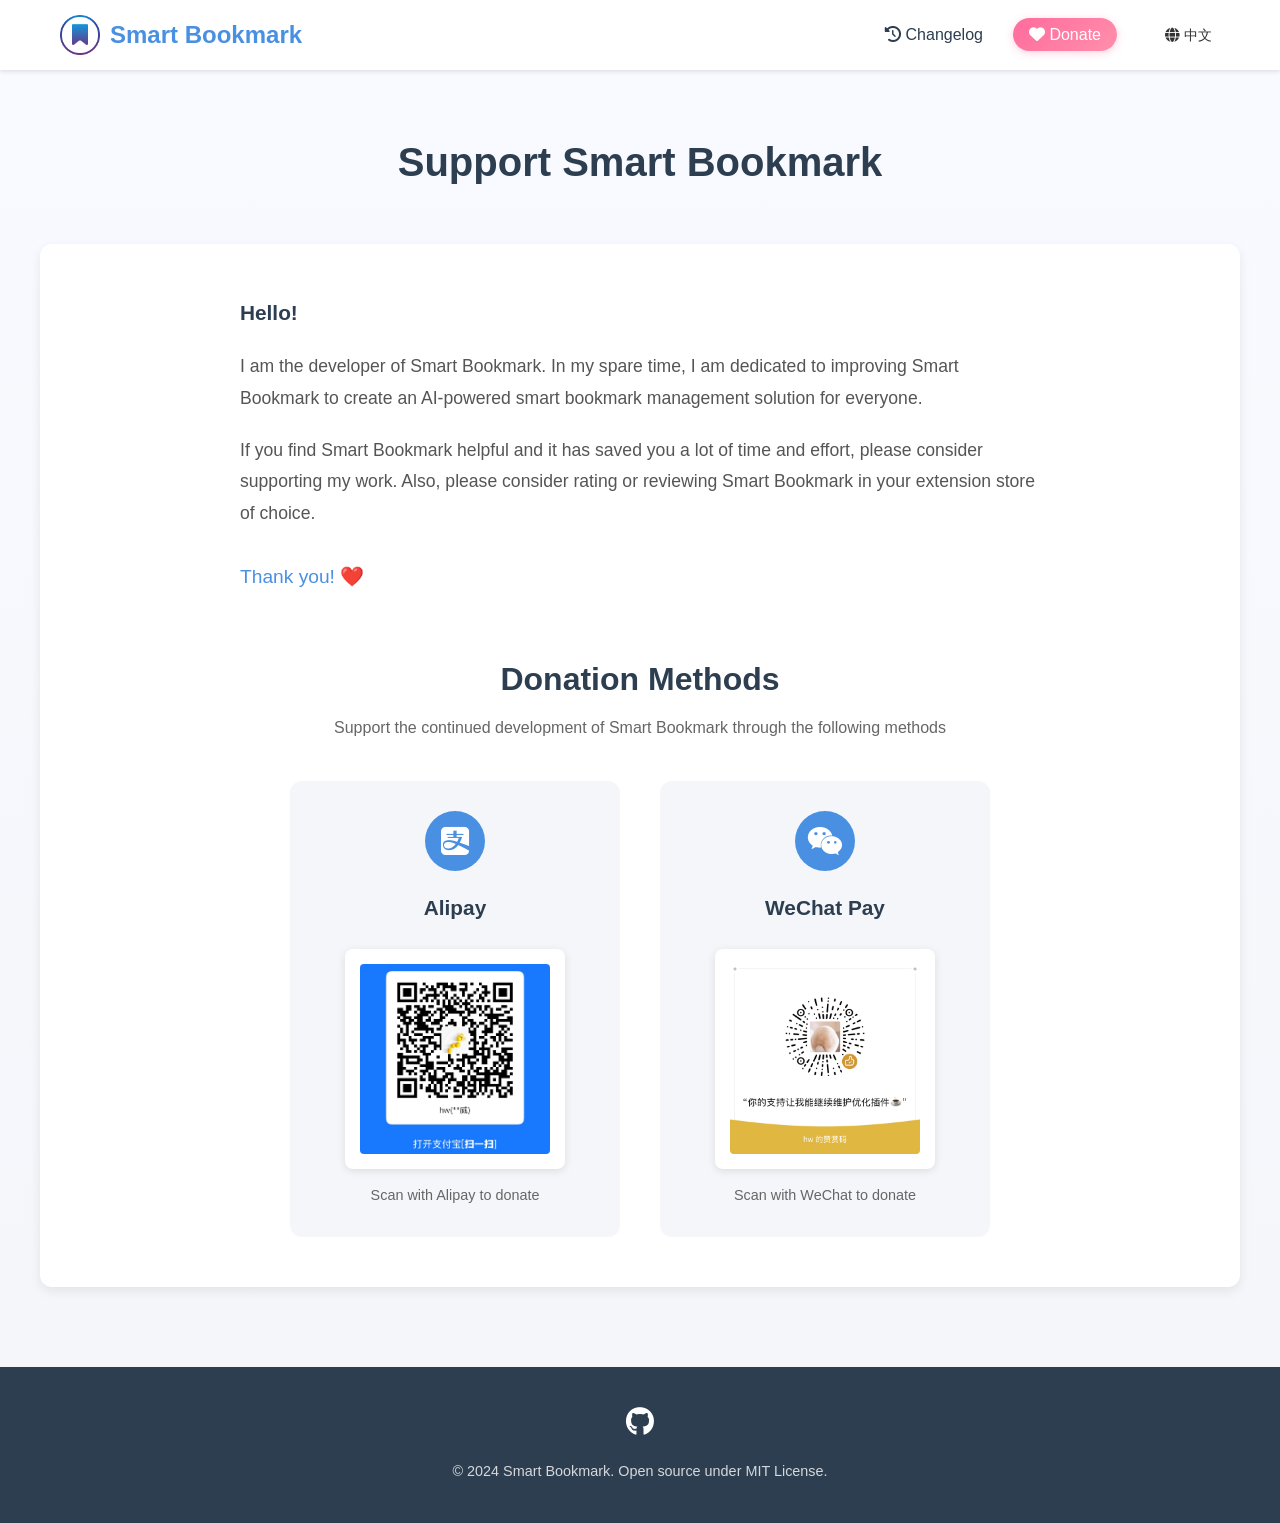
<file: en/donate.html>
<!DOCTYPE html>
<html lang="en">
<head>
    <meta charset="UTF-8">
    <meta name="viewport" content="width=device-width, initial-scale=1.0">
    <link rel="icon" href="../static/favicon/favicon.ico" type="image/x-icon">
    <title>Support Smart Bookmark</title>
    <link rel="stylesheet" href="https://cdn.bootcdn.net/ajax/libs/font-awesome/6.6.0/css/all.min.css">
    <link rel="stylesheet" href="../static/css/home.css?v=1.0.0">
    <link rel="stylesheet" href="../static/css/donate.css?v=1.0.0">
</head>
<body>
    <header class="header">
        <nav class="nav-container">
            <div class="logo">
                <a href="./">
                    <img src="../static/images/logo.png" alt="Smart Bookmark Logo">
                    <span>Smart Bookmark</span>
                </a>
            </div>
            <ul class="nav-links">
                <li><a href="./changelog.html">
                    <i class="fas fa-history"></i> Changelog
                </a></li>
                <li><a href="./donate.html" class="nav-donate active">
                    <i class="fas fa-heart"></i> Donate
                </a></li>
                <li class="lang-switch">
                    <a href="../donate.html" title="中文">
                        <i class="fas fa-globe"></i> 中文
                    </a>
                </li>
            </ul>
        </nav>
    </header>

    <main class="donate-main">
        <div class="donate-container">
            <div class="donate-header">
                <h1>Support Smart Bookmark</h1>
            </div>

            <div class="donate-content">
                <div class="donate-intro">
                    <p class="greeting">Hello!</p>
                    <p>I am the developer of Smart Bookmark. In my spare time, I am dedicated to improving Smart Bookmark to create an AI-powered smart bookmark management solution for everyone.</p>
                    <p>If you find Smart Bookmark helpful and it has saved you a lot of time and effort, please consider supporting my work. Also, please consider rating or reviewing Smart Bookmark in your extension store of choice.</p>
                    <p class="thanks">Thank you! ❤️</p>
                </div>

                <div class="donate-options">
                    <h2>Donation Methods</h2>
                    <p class="donate-subtitle">Support the continued development of Smart Bookmark through the following methods</p>
                    
                    <div class="donate-methods">
                        <div class="donate-method">
                            <div class="method-icon">
                                <i class="fab fa-alipay"></i>
                            </div>
                            <h3>Alipay</h3>
                            <div class="qrcode-container">
                                <img src="../static/images/alipay.jpg" alt="Alipay QR Code" class="qrcode-image">
                            </div>
                            <p class="qrcode-tip">Scan with Alipay to donate</p>
                        </div>

                        <div class="donate-method">
                            <div class="method-icon">
                                <i class="fab fa-weixin"></i>
                            </div>
                            <h3>WeChat Pay</h3>
                            <div class="qrcode-container">
                                <img src="../static/images/wechat.jpg" alt="WeChat QR Code" class="qrcode-image">
                            </div>
                            <p class="qrcode-tip">Scan with WeChat to donate</p>
                        </div>
                    </div>
                </div>
            </div>
        </div>
    </main>

    <footer class="footer">
        <div class="footer-content">
            <div class="footer-links">
                <a href="https://github.com/howoii/SmartBookmark" target="_blank">
                    <i class="fab fa-github"></i>
                </a>
            </div>
            <p class="copyright">© 2024 Smart Bookmark. Open source under MIT License.</p>
        </div>
    </footer>
</body>
</html>
</file>
<file: static/css/home.css>
:root {
    --primary-color: #4a90e2;
    --secondary-color: #2c3e50;
    --accent-color: #e74c3c;
    --text-color: #333;
    --light-gray: #f5f6fa;
    --border-color: #eee;
    --max-width: 1200px;
    --header-height: 70px;
}

* {
    margin: 0;
    padding: 0;
    box-sizing: border-box;
}

body {
    font-family: -apple-system, BlinkMacSystemFont, 'Segoe UI', Roboto, Oxygen, Ubuntu, Cantarell, 'Open Sans', 'Helvetica Neue', sans-serif;
    line-height: 1.6;
    color: var(--text-color);
}

/* Header Styles */
.header {
    background: white;
    box-shadow: 0 2px 4px rgba(0,0,0,0.1);
    position: fixed;
    width: 100%;
    top: 0;
    z-index: 1000;
}

.nav-container {
    max-width: var(--max-width);
    margin: 0 auto;
    padding: 0 20px;
    height: var(--header-height);
    display: flex;
    justify-content: space-between;
    align-items: center;
}

.logo {
    display: flex;
    align-items: center;
    gap: 10px;
}

.logo img {
    height: 40px;
    width: auto;
}

.logo span {
    font-size: 1.5rem;
    font-weight: 600;
    color: var(--primary-color);
}

.logo a {
    display: flex;
    align-items: center;
    gap: 10px;
    text-decoration: none;
}

.nav-links {
    display: flex;
    gap: 30px;
    list-style: none;
}

.nav-links a {
    text-decoration: none;
    color: var(--secondary-color);
    font-weight: 500;
    transition: color 0.3s;
}

.nav-links a:hover,
.nav-links a.active {
    color: var(--primary-color);
}

.nav-links a.nav-donate {
    background: linear-gradient(135deg, #ff6b9d 0%, #ff8fab 100%);
    color: white !important;
    padding: 8px 16px;
    border-radius: 20px;
    transition: all 0.3s ease;
    box-shadow: 0 2px 8px rgba(255, 107, 157, 0.3);
}

.nav-links a.nav-donate:hover {
    background: linear-gradient(135deg, #ff5a8a 0%, #ff7a9d 100%);
    box-shadow: 0 4px 12px rgba(255, 107, 157, 0.4);
    transform: translateY(-1px);
}

.nav-links a.nav-donate i {
    color: white;
}

/* Language Switch Styles */
.lang-switch {
    display: flex;
    align-items: center;
    margin-left: 10px;
}

.lang-switch a {
    display: inline-flex;
    align-items: center;
    line-height: 1;
    gap: 5px;
    padding: 6px 8px;
    font-size: 0.9rem;
    color: var(--text-color);
    transition: color 0.3s ease;
}

.lang-switch a:hover {
    color: var(--primary-color);
}

.lang-switch a i {
    font-size: 0.9rem;
}

/* Main Content Styles */
main {
    margin-top: var(--header-height);
    min-height: calc(100vh - var(--header-height));
}

/* Hero Section */
.hero {
    background: linear-gradient(135deg, #f8faff 0%, #e3f2fd 25%, #bbdefb 50%, #e3f2fd 75%, #f8faff 100%);
    color: #2c3e50;
    padding: 100px 20px 120px;
    text-align: center;
    position: relative;
    overflow: hidden;
}

.hero::before {
    content: '';
    position: absolute;
    top: 0;
    left: 0;
    right: 0;
    bottom: 0;
    background: radial-gradient(circle at 30% 20%, rgba(74, 144, 226, 0.1) 0%, transparent 50%),
                radial-gradient(circle at 70% 80%, rgba(41, 128, 185, 0.08) 0%, transparent 50%);
    pointer-events: none;
}

.hero-content {
    max-width: var(--max-width);
    margin: 0 auto;
    position: relative;
    z-index: 1;
}

.hero h1 {
    font-size: 3rem;
    margin-bottom: 20px;
    color: #1a237e;
    font-weight: 700;
    text-shadow: 0 2px 4px rgba(0,0,0,0.1);
}

.hero .subtitle {
    font-size: 1.5rem;
    margin-bottom: 40px;
    color: #37474f;
    font-weight: 400;
    line-height: 1.6;
}

/* Features Section */
.features {
    padding: 80px 20px;
    background: linear-gradient(180deg, #f8faff 0%, #f5f6fa 100%);
    position: relative;
}

.features::before {
    content: '';
    position: absolute;
    top: 0;
    left: 0;
    right: 0;
    height: 60px;
    background: linear-gradient(180deg, transparent 0%, #f8faff 100%);
    pointer-events: none;
}

.features h2 {
    text-align: center;
    margin-bottom: 50px;
    font-size: 2.5rem;
    color: var(--secondary-color);
    position: relative;
    z-index: 1;
}

.features-grid {
    display: grid;
    grid-template-columns: repeat(auto-fit, minmax(300px, 1fr));
    gap: 30px;
    max-width: var(--max-width);
    margin: 0 auto;
    position: relative;
    z-index: 1;
}

.feature-card {
    background: white;
    padding: 30px;
    border-radius: 10px;
    text-align: center;
    box-shadow: 0 4px 6px rgba(0,0,0,0.1);
    transition: transform 0.3s;
}

.feature-card:hover {
    transform: translateY(-5px);
}

.feature-card i {
    font-size: 2.5rem;
    color: var(--primary-color);
    margin-bottom: 20px;
}

.feature-card h3 {
    margin-bottom: 15px;
    color: var(--secondary-color);
}

/* Guide Section */
.guide {
    padding: 4rem 2rem;
    background-color: #f8f9fa;
}

.guide h2 {
    text-align: center;
    margin-bottom: 3rem;
    color: #2c3e50;
}

.feature-intro {
    max-width: 1200px;
    margin: 0 auto;
}

.feature-item {
    display: flex;
    align-items: center;
    margin-bottom: 4rem;
    gap: 3rem;
}

.feature-item.reverse {
    flex-direction: row-reverse;
}

.feature-text {
    flex: 1;
}

.feature-text h3 {
    font-size: 1.8rem;
    color: #2c3e50;
    margin-bottom: 1rem;
}

.feature-text p {
    font-size: 1.1rem;
    line-height: 1.6;
    color: #666;
}

.feature-image {
    flex: 1;
}

.feature-image img {
    width: 100%;
    border-radius: 8px;
    box-shadow: 0 4px 12px rgba(0, 0, 0, 0.1);
}

@media (max-width: 768px) {
    .feature-item {
        flex-direction: column;
        text-align: center;
        gap: 1.5rem;
    }

    .feature-item.reverse {
        flex-direction: column;
    }

    .feature-text, .feature-image {
        flex: none;
        width: 100%;
    }
}

/* Changelog Styles */
.changelog {
    max-width: var(--max-width);
    margin: 0 auto;
    padding: calc(var(--header-height) + 30px) 20px 40px;
}

.changelog h1 {
    text-align: center;
    margin-bottom: 30px;
    color: var(--secondary-color);
}

.version-item {
    margin-bottom: 20px;
    padding: 20px 24px;
    background: white;
    border-radius: 8px;
    box-shadow: 0 2px 4px rgba(0,0,0,0.1);
}

.version-item h2 {
    margin-bottom: 12px;
    color: var(--secondary-color);
    font-size: 1.3rem;
}

.version-item .date {
    font-size: 0.85rem;
    color: #666;
    margin-left: 10px;
    font-weight: normal;
}

.version-item ul {
    margin-left: 20px;
    margin-top: 0;
    margin-bottom: 0;
}

.version-item li {
    margin-bottom: 6px;
    line-height: 1.5;
}

/* Feedback Styles */
.feedback {
    max-width: var(--max-width);
    margin: 0 auto;
    padding: 80px 20px 60px;
}

.feedback h1 {
    text-align: center;
    margin-bottom: 50px;
    color: var(--secondary-color);
}

.feedback-channels {
    display: grid;
    grid-template-columns: repeat(auto-fit, minmax(300px, 1fr));
    gap: 30px;
}

.channel-item {
    text-align: center;
    padding: 30px;
    background: white;
    border-radius: 10px;
    box-shadow: 0 2px 4px rgba(0,0,0,0.1);
    display: flex;
    flex-direction: column;
    height: 100%;
}

.channel-item i {
    font-size: 2.5rem;
    color: var(--primary-color);
    margin-bottom: 20px;
}

.channel-item h3 {
    margin-bottom: 15px;
    color: var(--secondary-color);
}

.channel-item p {
    margin-bottom: 20px;
    flex-grow: 1;
}

.channel-item .button,
.channel-item .qrcode-wrapper {
    margin-top: auto;
}

.channel-item a.button {
    padding: 8px 30px;
}

.qrcode {
    margin: 20px 0;
}

.qrcode img {
    max-width: 200px;
    border-radius: 10px;
}

.qrcode-tip {
    font-size: 0.9rem;
    color: #666;
}

/* Button Styles */
.button,
.cta-button {
    display: inline-block;
    padding: 12px 30px;
    background: var(--primary-color);
    color: white;
    text-decoration: none;
    border-radius: 5px;
    transition: background 0.3s;
}

.button:hover,
.cta-button:hover {
    background: #357abd;
}

.cta-button {
    font-size: 1.2rem;
    padding: 12px 32px;
    background: #3273dc;
    color: white;
    font-weight: 600;
    border-radius: 30px;
    border: none;
    transition: all 0.3s ease;
    letter-spacing: 0.5px;
    text-decoration: none;
    display: inline-flex;
    align-items: center;
    gap: 8px;
}

.cta-button:hover {
    background: #2860b5;
}

.cta-button:active {
    transform: translateY(0);
}

.cta-button i {
    color: white;
    font-size: 1.1rem;
}

/* Download Buttons Container */
.download-buttons {
    display: flex;
    gap: 15px;
    justify-content: center;
    flex-wrap: wrap;
}

/* Responsive design for download buttons */
@media (max-width: 768px) {
    .download-buttons {
        flex-direction: column;
        align-items: center;
        gap: 12px;
    }
    
    .download-buttons .cta-button {
        width: 100%;
        max-width: 280px;
        justify-content: center;
    }
}

/* Footer Styles */
.footer {
    background: var(--secondary-color);
    color: white;
    padding: 40px 20px;
}

.footer-content {
    max-width: var(--max-width);
    margin: 0 auto;
    text-align: center;
}

.footer-links {
    margin-bottom: 20px;
}

.footer-links a {
    color: white;
    text-decoration: none;
    margin: 0 15px;
    transition: opacity 0.3s;
    display: inline-block;
}

.footer-links a i,
.footer-links a .fab,
.footer-links a .fas {
    font-size: 1.8rem;
}

.footer-links a:hover {
    opacity: 0.8;
}

.copyright {
    opacity: 0.8;
    font-size: 0.9rem;
}

.copyright a {
    color: white;
    text-decoration: none;
    margin-left: 10px;
    opacity: 0.8;
    transition: opacity 0.3s;
}

.copyright a:hover {
    opacity: 1;
}

/* Responsive Design */
@media (max-width: 768px) {
    .nav-links {
        display: none;
    }
    
    .guide-content {
        grid-template-columns: 1fr;
    }
    
    .hero h1 {
        font-size: 2rem;
    }
    
    .hero .subtitle {
        font-size: 1.2rem;
    }
    
    .features h2,
    .guide h2 {
        font-size: 2rem;
    }
}

@media (max-width: 480px) {
    .logo span {
        display: none;
    }
    
    .feature-card,
    .channel-item {
        padding: 20px;
    }
}

/* QRCode Tooltip Styles */
.qrcode-wrapper {
    position: relative;
    display: inline-block;
}

.qrcode-btn {
    display: inline-flex;
    align-items: center;
    gap: 8px;
    font-size: 1rem;
    padding: 10px 24px;
    background: var(--primary-color);
    color: white;
    border: none;
    border-radius: 5px;
    cursor: pointer;
    transition: background 0.3s;
}

.qrcode-btn:hover {
    background: #357abd;
}

.channel-item .qrcode-btn i {
    font-size: 1.2rem;
    color: white;
    display: inline-block;
    margin: 0;
}

.qrcode-tooltip {
    position: absolute;
    top: calc(100% + 10px);
    left: 50%;
    transform: translateX(-50%);
    background: white;
    padding: 15px;
    border-radius: 8px;
    box-shadow: 0 4px 12px rgba(0,0,0,0.15);
    display: none;
    z-index: 100;
    width: 240px;
}

.qrcode-tooltip::after {
    content: '';
    position: absolute;
    top: -8px;
    left: 50%;
    transform: translateX(-50%);
    border-left: 8px solid transparent;
    border-right: 8px solid transparent;
    border-bottom: 8px solid white;
    border-top: none;
}

.qrcode-tooltip img {
    width: 100%;
    height: auto;
    border-radius: 4px;
}

.qrcode-tooltip .qrcode-tip {
    margin: 0;
    font-size: 0.9rem;
    color: #666;
    text-align: center;
}

.qrcode-wrapper:hover .qrcode-tooltip {
    display: block;
}

/* Feedback Form Styles */
.feedback-form {
    width: 100%;
}

.feedback-form .form-group {
    margin-bottom: 15px;
    width: 100%;
}

.feedback-form input,
.feedback-form textarea {
    width: 100%;
    padding: 10px;
    border: 1px solid var(--border-color);
    border-radius: 5px;
    font-size: 0.9rem;
    transition: border-color 0.3s;
}

.feedback-form textarea {
    height: 100px;
    resize: vertical;
    min-height: 100px;
    max-height: 200px;
}

.feedback-form input:focus,
.feedback-form textarea:focus {
    outline: none;
    border-color: var(--primary-color);
}

.feedback-form button {
    width: 100%;
    border: none;
    cursor: pointer;
}

.feedback-form .error {
    color: var(--accent-color);
    font-size: 0.85rem;
    margin-top: 5px;
    display: none;
}

.toast {
    opacity: 0;
    visibility: hidden;
    position: fixed;
    top: 20px;
    left: 50%;
    transform: translateX(-50%) translateY(-10px);
    background-color: white;
    color: #333;
    padding: 12px 20px;
    border-radius: 8px;
    z-index: 3000;
    box-shadow: 0 4px 12px rgba(0, 0, 0, 0.15);
    transition: visibility 0s linear 0.3s, opacity 0.3s ease, transform 0.3s ease;
    display: flex;
    align-items: center;
    gap: 8px;
    font-size: 14px;
}

.toast::before {
    content: '';
    width: 20px;
    height: 20px;
    background-image: url('data:image/svg+xml,<svg xmlns="http://www.w3.org/2000/svg" viewBox="0 0 24 24"><path fill="%234CAF50" d="M12 2C6.48 2 2 6.48 2 12s4.48 10 10 10 10-4.48 10-10S17.52 2 12 2zm-2 15l-5-5 1.41-1.41L10 14.17l7.59-7.59L19 8l-9 9z"/></svg>');
    background-size: contain;
    background-repeat: no-repeat;
    transition: background-image 0.3s ease;
}

.toast.error {
    background-color: #f8d7da;
    color: #dc2626;
}

.toast.error::before {
    background-image: url('data:image/svg+xml,<svg xmlns="http://www.w3.org/2000/svg" viewBox="0 0 24 24"><path fill="%23dc2626" d="M12 2C6.47 2 2 6.47 2 12s4.47 10 10 10 10-4.47 10-10S17.53 2 12 2zm5 13.59L15.59 17 12 13.41 8.41 17 7 15.59 10.59 12 7 8.41 8.41 7 12 10.59 15.59 7 17 8.41 13.41 12 17 15.59z"/></svg>');
}

.toast.show {
    opacity: 1;
    visibility: visible;
    transform: translateX(-50%) translateY(0);
    transition-delay: 0s;
}
</file>
<file: static/css/donate.css>
/* Donate Page Styles */
.donate-main {
    margin-top: var(--header-height);
    min-height: calc(100vh - var(--header-height));
    background: linear-gradient(180deg, #f8faff 0%, #f5f6fa 100%);
    padding: 60px 20px 80px;
}

.donate-container {
    max-width: var(--max-width);
    margin: 0 auto;
}

.donate-header {
    text-align: center;
    margin-bottom: 50px;
}

.donate-header h1 {
    font-size: 2.5rem;
    color: var(--secondary-color);
    font-weight: 700;
    margin-bottom: 10px;
}

.donate-content {
    background: white;
    border-radius: 12px;
    padding: 50px 40px;
    box-shadow: 0 4px 12px rgba(0, 0, 0, 0.08);
}

.donate-intro {
    max-width: 800px;
    margin: 0 auto 60px;
    line-height: 1.8;
    color: var(--text-color);
}

.donate-intro .greeting {
    font-size: 1.3rem;
    font-weight: 600;
    color: var(--secondary-color);
    margin-bottom: 20px;
}

.donate-intro p {
    font-size: 1.1rem;
    margin-bottom: 20px;
    color: #555;
}

.donate-intro .thanks {
    font-size: 1.2rem;
    font-weight: 500;
    color: var(--primary-color);
    margin-top: 30px;
    margin-bottom: 0;
}

.donate-options {
    text-align: center;
}

.donate-options h2 {
    font-size: 2rem;
    color: var(--secondary-color);
    margin-bottom: 10px;
    font-weight: 600;
}

.donate-subtitle {
    font-size: 1rem;
    color: #666;
    margin-bottom: 40px;
}

.donate-methods {
    display: grid;
    grid-template-columns: repeat(auto-fit, minmax(280px, 1fr));
    gap: 40px;
    max-width: 700px;
    margin: 0 auto;
}

.donate-method {
    background: var(--light-gray);
    border-radius: 12px;
    padding: 30px 20px;
    transition: transform 0.3s, box-shadow 0.3s;
    display: flex;
    flex-direction: column;
    align-items: center;
}

.donate-method:hover {
    transform: translateY(-5px);
    box-shadow: 0 8px 20px rgba(0, 0, 0, 0.12);
}

.method-icon {
    width: 60px;
    height: 60px;
    border-radius: 50%;
    background: var(--primary-color);
    display: flex;
    align-items: center;
    justify-content: center;
    margin-bottom: 20px;
}

.method-icon i {
    font-size: 2rem;
    color: white;
}

.donate-method h3 {
    font-size: 1.3rem;
    color: var(--secondary-color);
    margin-bottom: 25px;
    font-weight: 600;
}

.qrcode-container {
    width: 100%;
    max-width: 220px;
    margin: 0 auto 15px;
    background: white;
    padding: 15px;
    border-radius: 8px;
    box-shadow: 0 2px 8px rgba(0, 0, 0, 0.1);
}

.qrcode-image {
    width: 100%;
    height: auto;
    display: block;
    border-radius: 4px;
}

.qrcode-tip {
    font-size: 0.9rem;
    color: #666;
    margin: 0;
}

/* Responsive Design */
@media (max-width: 768px) {
    .donate-main {
        padding: 40px 15px 60px;
    }

    .donate-header h1 {
        font-size: 2rem;
    }

    .donate-content {
        padding: 30px 20px;
    }

    .donate-intro {
        margin-bottom: 40px;
    }

    .donate-intro .greeting {
        font-size: 1.1rem;
    }

    .donate-intro p {
        font-size: 1rem;
    }

    .donate-options h2 {
        font-size: 1.6rem;
    }

    .donate-methods {
        grid-template-columns: 1fr;
        gap: 30px;
        max-width: 100%;
    }

    .donate-method {
        padding: 25px 15px;
    }

    .qrcode-container {
        max-width: 200px;
    }
}

@media (max-width: 480px) {
    .donate-header h1 {
        font-size: 1.6rem;
    }

    .donate-content {
        padding: 25px 15px;
    }

    .donate-intro p {
        font-size: 0.95rem;
    }

    .donate-options h2 {
        font-size: 1.4rem;
    }

    .qrcode-container {
        max-width: 180px;
        padding: 12px;
    }
}
</file>
